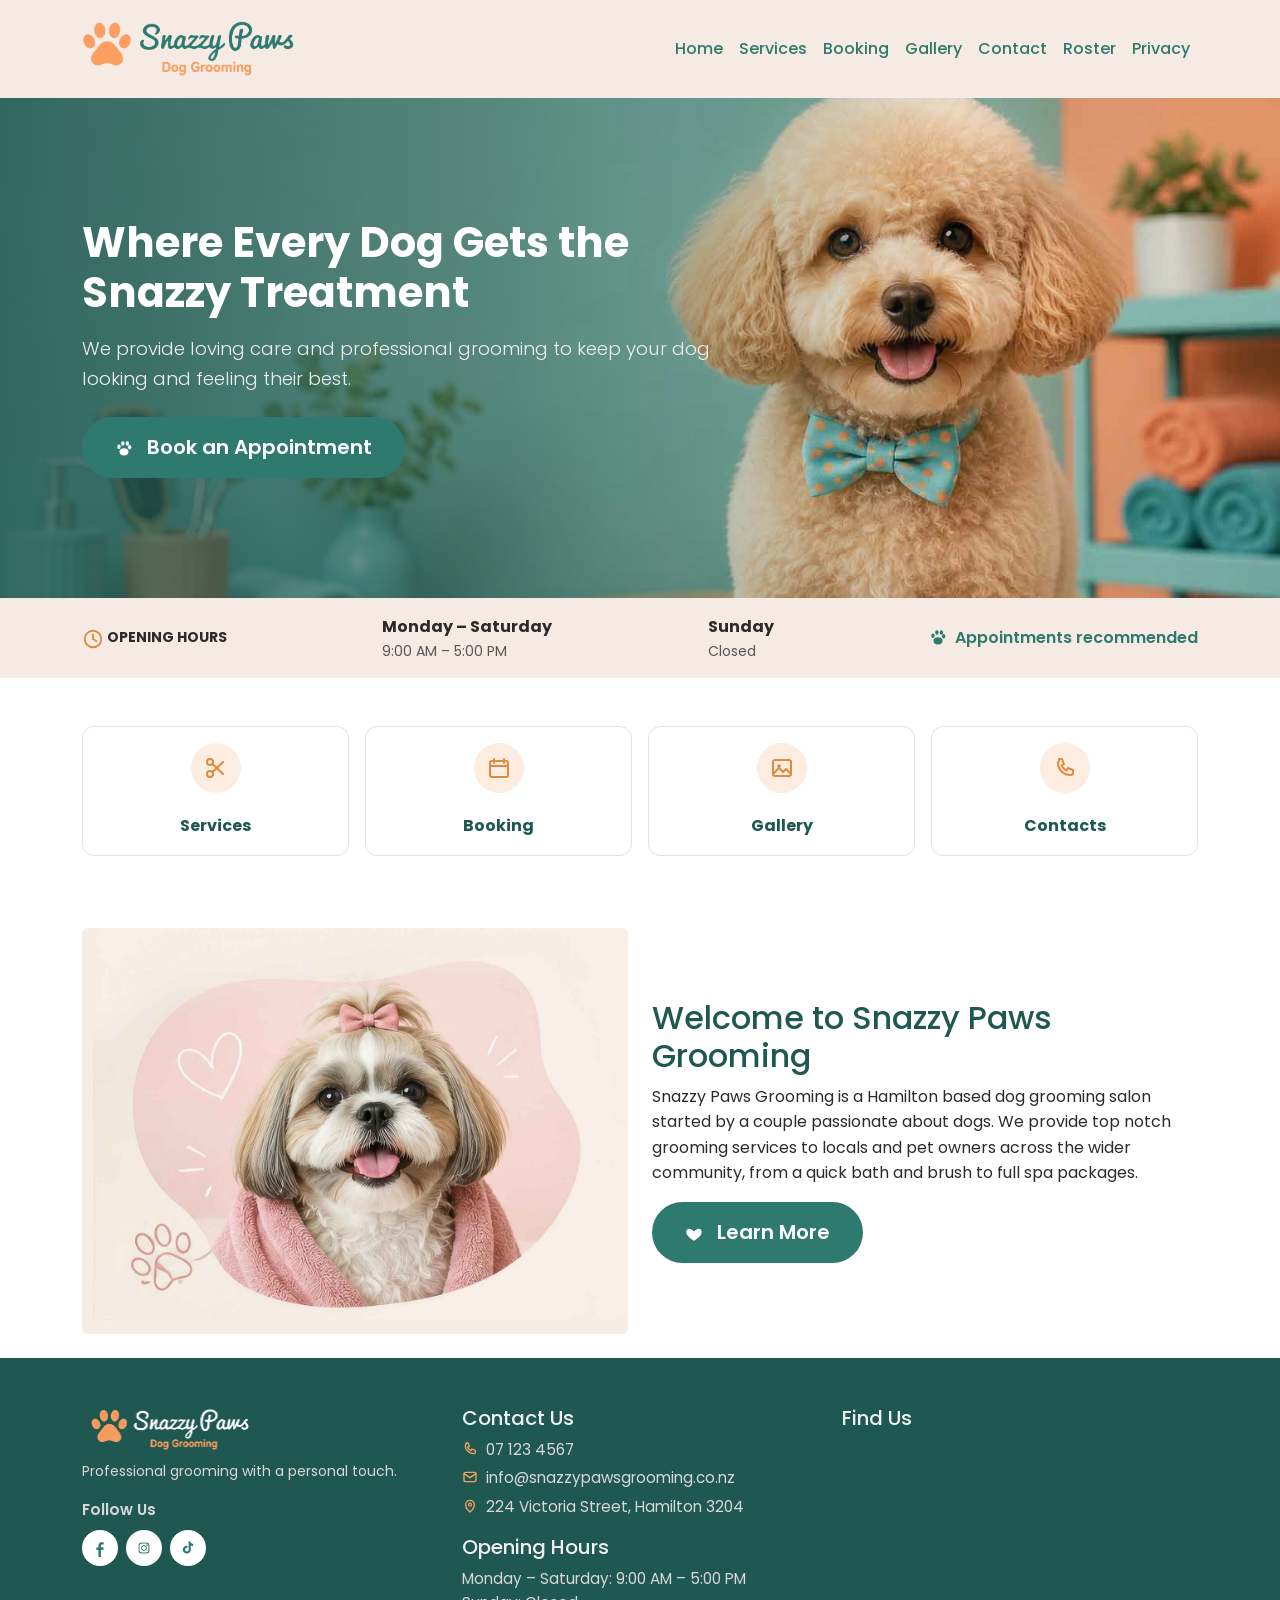
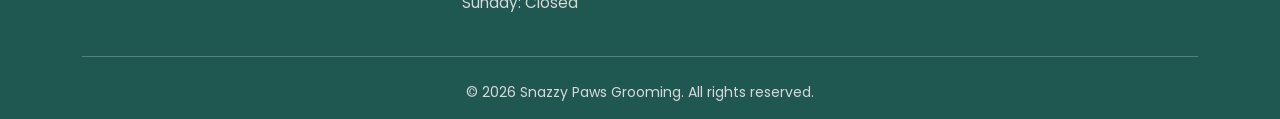
<file: index.html>
﻿<!DOCTYPE html>
<html lang="en">
	<head>
		<!-- ============================
                  Meta & Page Settings
             ============================ -->
		<meta charset="UTF-8">
			<meta name="viewport" content="width=device-width, initial-scale=1.0">
				<meta name="description" content="Snazzy Paws Grooming – professional dog grooming services in Hamilton.">
					<title>Snazzy Paws Grooming | Home</title>

					<!-- ============================
                              Fonts & Stylesheets
                         ============================ -->
					<link rel="preconnect" href="https://fonts.googleapis.com">
						<link href="https://fonts.googleapis.com/css2?family=Poppins:wght@400;500;600;700;800&display=swap" rel="stylesheet">

							<link rel="stylesheet" href="https://cdn.jsdelivr.net/npm/bootstrap@5.3.3/dist/css/bootstrap.min.css">
								<link rel="stylesheet" href="css/style.css">
</head>

	<body>

		<!-- ============================
                  Header & Navigation
             ============================ -->
		<header>
			<nav class="navbar navbar-expand-lg navbar-custom py-2">
				<div class="container">

					<!-- Logo -->
					<a class="navbar-brand" href="index.html">
						<img src="images/logo.png" alt="Snazzy Paws Grooming" class="logo-img">
                </a>

					<!-- Mobile Menu Toggle -->
					<button class="navbar-toggler" type="button" data-bs-toggle="collapse" data-bs-target="#mainNav"
							aria-controls="mainNav" aria-expanded="false" aria-label="Toggle navigation">
						<span class="navbar-toggler-icon"></span>
					</button>

					<!-- Navigation Links -->
					<div class="collapse navbar-collapse" id="mainNav">
						<ul class="navbar-nav ms-auto text-center">
							<li class="nav-item">
								<a class="nav-link active" aria-current="page" href="index.html">Home</a>
							</li>
							<li class="nav-item">
								<a class="nav-link" href="services.html">Services</a>
							</li>
							<li class="nav-item">
								<a class="nav-link" href="booking.html">Booking</a>
							</li>
							<li class="nav-item">
								<a class="nav-link" href="gallery.html">Gallery</a>
							</li>
							<li class="nav-item">
								<a class="nav-link" href="contact.html">Contact</a>
							</li>
							<li class="nav-item">
								<a class="nav-link" href="roster.html">Roster</a>
							</li>
							<li class="nav-item">
								<a class="nav-link" href="privacy.html">Privacy</a>
							</li>
						</ul>
					</div>

				</div>
			</nav>
		</header>

		<!-- ============================
                Hero Section
             ============================ -->
		<main>
			<section class="hero">
				<div class="container">
					<div class="col-lg-7">

						<!-- Hero Heading -->
						<h1 class="display-5 fw-bold mb-3">
							Where Every Dog Gets the Snazzy Treatment
						</h1>

						<!-- Hero Subtext -->
						<p class="lead mb-4">
							We provide loving care and professional grooming to keep your dog looking and feeling their best.
						</p>

						<!-- Call-to-Action Button -->
						<a href="booking.html" class="btn btn-lg rounded-pill">
							<svg class="btn-icon" viewBox="0 0 64 64" xmlns="http://www.w3.org/2000/svg" aria-hidden="true">
								<ellipse cx="32" cy="42" rx="16" ry="13"/>
								<ellipse cx="14" cy="24" rx="6" ry="8"/>
								<ellipse cx="28" cy="12" rx="6" ry="8"/>
								<ellipse cx="44" cy="12" rx="6" ry="8"/>
								<ellipse cx="52" cy="26" rx="6" ry="8"/>
							</svg>
							Book an Appointment
						</a>

					</div>
				</div>
			</section>


		<!-- ============================
                     Opening Hours 
             ============================ -->
		<section class="hours-strip py-3">
			<h2 class="visually-hidden">Opening Hours</h2>

			<div class="container d-flex flex-wrap align-items-center justify-content-center justify-content-md-between gap-3 text-center text-md-start">

				<!-- Hours Title -->
				<div class="fw-bold text-uppercase small">
					<svg class="hours-icon" width="20" height="20" viewBox="0 0 24 24" aria-hidden="true">
						<circle cx="12" cy="12" r="9" fill="none" stroke="currentColor" stroke-width="2"/>
						<line x1="12" y1="12" x2="12" y2="7" stroke="currentColor" stroke-width="2" stroke-linecap="round"/>
						<line x1="12" y1="12" x2="15.5" y2="14" stroke="currentColor" stroke-width="2" stroke-linecap="round"/>
					</svg>
					Opening Hours
				</div>

				<!-- Monday–Saturday -->
				<div class="d-flex flex-column">
					<strong>Monday &ndash; Saturday</strong>
					<span class="text-muted small">9:00 AM &ndash; 5:00 PM</span>
				</div>

				<!-- Sunday -->
				<div class="d-flex flex-column">
					<strong>Sunday</strong>
					<span class="text-muted small">Closed</span>
				</div>

				<!-- Appointment Note -->
				<div class="fw-semibold text-primary d-flex align-items-center gap-2">
					<svg width="18" height="18" viewBox="0 0 64 64" aria-hidden="true" fill="currentColor">
						<ellipse cx="32" cy="42" rx="16" ry="13"/>
						<ellipse cx="14" cy="24" rx="6" ry="8"/>
						<ellipse cx="28" cy="12" rx="6" ry="8"/>
						<ellipse cx="44" cy="12" rx="6" ry="8"/>
						<ellipse cx="52" cy="26" rx="6" ry="8"/>
					</svg>
					Appointments recommended
				</div>

			</div>
		</section>


		<!--====================
             Quick Links 
            ==================== -->
		<section class="quick-links py-5">
			<h2 class="visually-hidden">Quick Links</h2>

			<div class="container">
				<div class="row row-cols-2 row-cols-md-4 g-3 text-center">

					<!-- Services Card -->
					<div class="col">
						<a href="services.html" class="quick-link-card card border p-3 text-decoration-none h-100">
							<span class="qlc-icon d-flex align-items-center justify-content-center mx-auto mb-2">
								<svg width="22" height="22" viewBox="0 0 24 24" aria-hidden="true">
									<circle cx="6" cy="6" r="3" fill="none" stroke="currentColor" stroke-width="2"/>
									<circle cx="6" cy="18" r="3" fill="none" stroke="currentColor" stroke-width="2"/>
									<line x1="8.5" y1="8" x2="19" y2="18" stroke="currentColor" stroke-width="2" stroke-linecap="round"/>
									<line x1="8.5" y1="16" x2="19" y2="6" stroke="currentColor" stroke-width="2" stroke-linecap="round"/>
								</svg>
							</span>
							<span class="fw-bold">Services</span>
						</a>
					</div>

					<!-- Booking Card -->
					<div class="col">
						<a href="booking.html" class="quick-link-card card border p-3 text-decoration-none h-100">
							<span class="qlc-icon d-flex align-items-center justify-content-center mx-auto mb-2">
								<svg width="22" height="22" viewBox="0 0 24 24" aria-hidden="true">
									<rect x="3" y="5" width="18" height="16" rx="2" fill="none" stroke="currentColor" stroke-width="2"/>
									<line x1="3" y1="10" x2="21" y2="10" stroke="currentColor" stroke-width="2"/>
									<line x1="7" y1="3" x2="7" y2="7" stroke="currentColor" stroke-width="2" stroke-linecap="round"/>
									<line x1="17" y1="3" x2="17" y2="7" stroke="currentColor" stroke-width="2" stroke-linecap="round"/>
								</svg>
							</span>
							<span class="fw-bold">Booking</span>
						</a>
					</div>

					<!-- Gallery Card -->
					<div class="col">
						<a href="gallery.html" class="quick-link-card card border p-3 text-decoration-none h-100">
							<span class="qlc-icon d-flex align-items-center justify-content-center mx-auto mb-2">
								<svg width="22" height="22" viewBox="0 0 24 24" aria-hidden="true">
									<rect x="3" y="4" width="18" height="16" rx="2" fill="none" stroke="currentColor" stroke-width="2"/>
									<circle cx="9" cy="10" r="1.8" fill="currentColor"/>
									<path d="M4 17l5-5 4 4 3-3 4 4" fill="none" stroke="currentColor" stroke-width="2" stroke-linecap="round" stroke-linejoin="round"/>
								</svg>
							</span>
							<span class="fw-bold">Gallery</span>
						</a>
					</div>

					<!-- Contact Card -->
					<div class="col">
						<a href="contact.html" class="quick-link-card card border p-3 text-decoration-none h-100">
							<span class="qlc-icon d-flex align-items-center justify-content-center mx-auto mb-2">
								<svg width="22" height="22" viewBox="0 0 24 24" aria-hidden="true">
									<path d="M6 3h3l2 5-2.5 1.5a11 11 0 0 0 5 5L15 12l5 2v3a2 2 0 0 1-2 2C10.5 19 5 13.5 5 7a2 2 0 0 1 1-2z" fill="none" stroke="currentColor" stroke-width="2" stroke-linejoin="round"/>
								</svg>
							</span>
							<span class="fw-bold">Contacts</span>
						</a>
					</div>

				</div>
			</div>
		</section>


		<!--=======================
             Introduction 
          ======================== -->
		<section class="intro py-4">
			<div class="container">
				<div class="row align-items-center g-4">

					<!-- Intro Image -->
					<div class="col-md-6">
						<img src="images/Intro.jpg" alt="Happy freshly groomed dog relaxing after a grooming session at Snazzy Paws" class="img-fluid rounded">
                    </div>

					<!-- Intro Text -->
					<div class="col-md-6">
						<h2>Welcome to Snazzy Paws Grooming</h2>
						<p>
							Snazzy Paws Grooming is a Hamilton based dog grooming salon started by a couple
							passionate about dogs. We provide top notch grooming services to locals and pet
							owners across the wider community, from a quick bath and brush to full spa packages.
						</p>

						<!-- CTA Button -->
						<a href="gallery.html" class="btn btn-lg rounded-pill">
							<svg class="btn-icon" viewBox="0 0 24 24" aria-hidden="true">
								<path d="M12 21s-7-4.35-9.5-8.5C.7 9 2 5.5 5.3 5.1 7.4 4.85 9 6 12 8.5 15 6 16.6 4.85 18.7 5.1 22 5.5 23.3 9 21.5 12.5 19 16.65 12 21 12 21z" fill="currentColor"/>
							</svg>
							Learn More
						</a>
					</div>

				</div>
			</div>
		</section>
	</main>

		<!-- =================================
                 Mobile Map (Small Screens)
             ================================= -->
		<section class="mobile-map d-lg-none py-4">
			<h2 class="visually-hidden">Find Us</h2>

			<div class="container">
				<div class="ratio ratio-16x9 rounded overflow-hidden">
					<iframe
                        src="https://maps.google.com/maps?q=224%20Victoria%20Street%2C%20Hamilton%2C%20New%20Zealand&t=&z=14&ie=UTF8&iwloc=&output=embed"
                        loading="lazy"
                        title="Snazzy Paws Grooming location map"
                        allowfullscreen="">
					</iframe>
				</div>
			</div>
		</section>


		<!-- ============================
                       Footer
             ============================ -->
		<footer class="pt-5 pb-3">
			<div class="container">
				<div class="row gy-4">

					<!-- Brand + Social -->
					<div class="col-md-4">
						<img src="images/logo1.png" alt="Snazzy Paws Grooming" class="footer-logo-img mb-2">
							<p class="small">Professional grooming with a personal touch.</p>
							<p class="fw-semibold mb-2">Follow Us</p>
							<div class="social-links d-flex gap-2">
								<a href="#" aria-label="Facebook">
									<img src="images/FB.png" alt="Facebook" width="18">
								</a>
								<a href="#" aria-label="Instagram">
									<img src="images/Insta.png" alt="Instagram" width="18">
								</a>
								<a href="#" aria-label="TikTok">
									<img src="images/TikTok.png" alt="TikTok" width="18">
								</a>
							</div>
						</div>

					<!-- Contact Info -->
					<div class="col-md-4">
						<h3 class="h5">Contact Us</h3>
						<p class="footer-contact-item d-flex align-items-start gap-2 mb-1">
							<svg class="footer-icon" width="16" height="16" viewBox="0 0 24 24" xmlns="http://www.w3.org/2000/svg" aria-hidden="true">
								<path d="M6 3h3l2 5-2.5 1.5a11 11 0 0 0 5 5L15 12l5 2v3a2 2 0 0 1-2 2C10.5 19 5 13.5 5 7a2 2 0 0 1 1-2z" fill="none" stroke="currentColor" stroke-width="2" stroke-linejoin="round"/>
							</svg>
							07 123 4567
						</p>
						<p class="footer-contact-item d-flex align-items-start gap-2 mb-1">
							<svg class="footer-icon" width="16" height="16" viewBox="0 0 24 24" xmlns="http://www.w3.org/2000/svg" aria-hidden="true">
								<rect x="3" y="5" width="18" height="14" rx="2" fill="none" stroke="currentColor" stroke-width="2"/>
								<path d="M3 7l9 6 9-6" fill="none" stroke="currentColor" stroke-width="2" stroke-linecap="round" stroke-linejoin="round"/>
							</svg>
							info@snazzypawsgrooming.co.nz
						</p>
						<p class="footer-contact-item d-flex align-items-start gap-2">
							<svg class="footer-icon" width="16" height="16" viewBox="0 0 24 24" xmlns="http://www.w3.org/2000/svg" aria-hidden="true">
								<path d="M12 21s-6.5-5.6-6.5-11A6.5 6.5 0 0 1 12 3.5 6.5 6.5 0 0 1 18.5 10c0 5.4-6.5 11-6.5 11z" fill="none" stroke="currentColor" stroke-width="2" stroke-linejoin="round"/>
								<circle cx="12" cy="10" r="2.2" fill="none" stroke="currentColor" stroke-width="2"/>
							</svg>
							224 Victoria Street, Hamilton 3204
						</p>
						<h3 class="h5 mt-3">Opening Hours</h3>
						<p class="mb-0">Monday &ndash; Saturday: 9:00 AM &ndash; 5:00 PM</p>
						<p>Sunday: Closed</p>
					</div>

					<!-- Map -->
					<div class="col-md-4">
						<h3 class="h5">Find Us</h3>
						<iframe
							class="map-embed"
							src="https://maps.google.com/maps?q=224%20Victoria%20Street%2C%20Hamilton%2C%20New%20Zealand&t=&z=13&ie=UTF8&iwloc=&output=embed"
							loading="lazy"
							title="Snazzy Paws Grooming location map"
							allowfullscreen="">
						</iframe>
					</div>

				</div>

				<hr class="border-light my-4">
					<p class="small mb-0 text-center">&copy; 2026 Snazzy Paws Grooming. All rights reserved.</p>
				</div>
		</footer>

		<script src="https://cdn.jsdelivr.net/npm/bootstrap@5.3.3/dist/js/bootstrap.bundle.min.js"></script>
	</body>
</html>
</file>
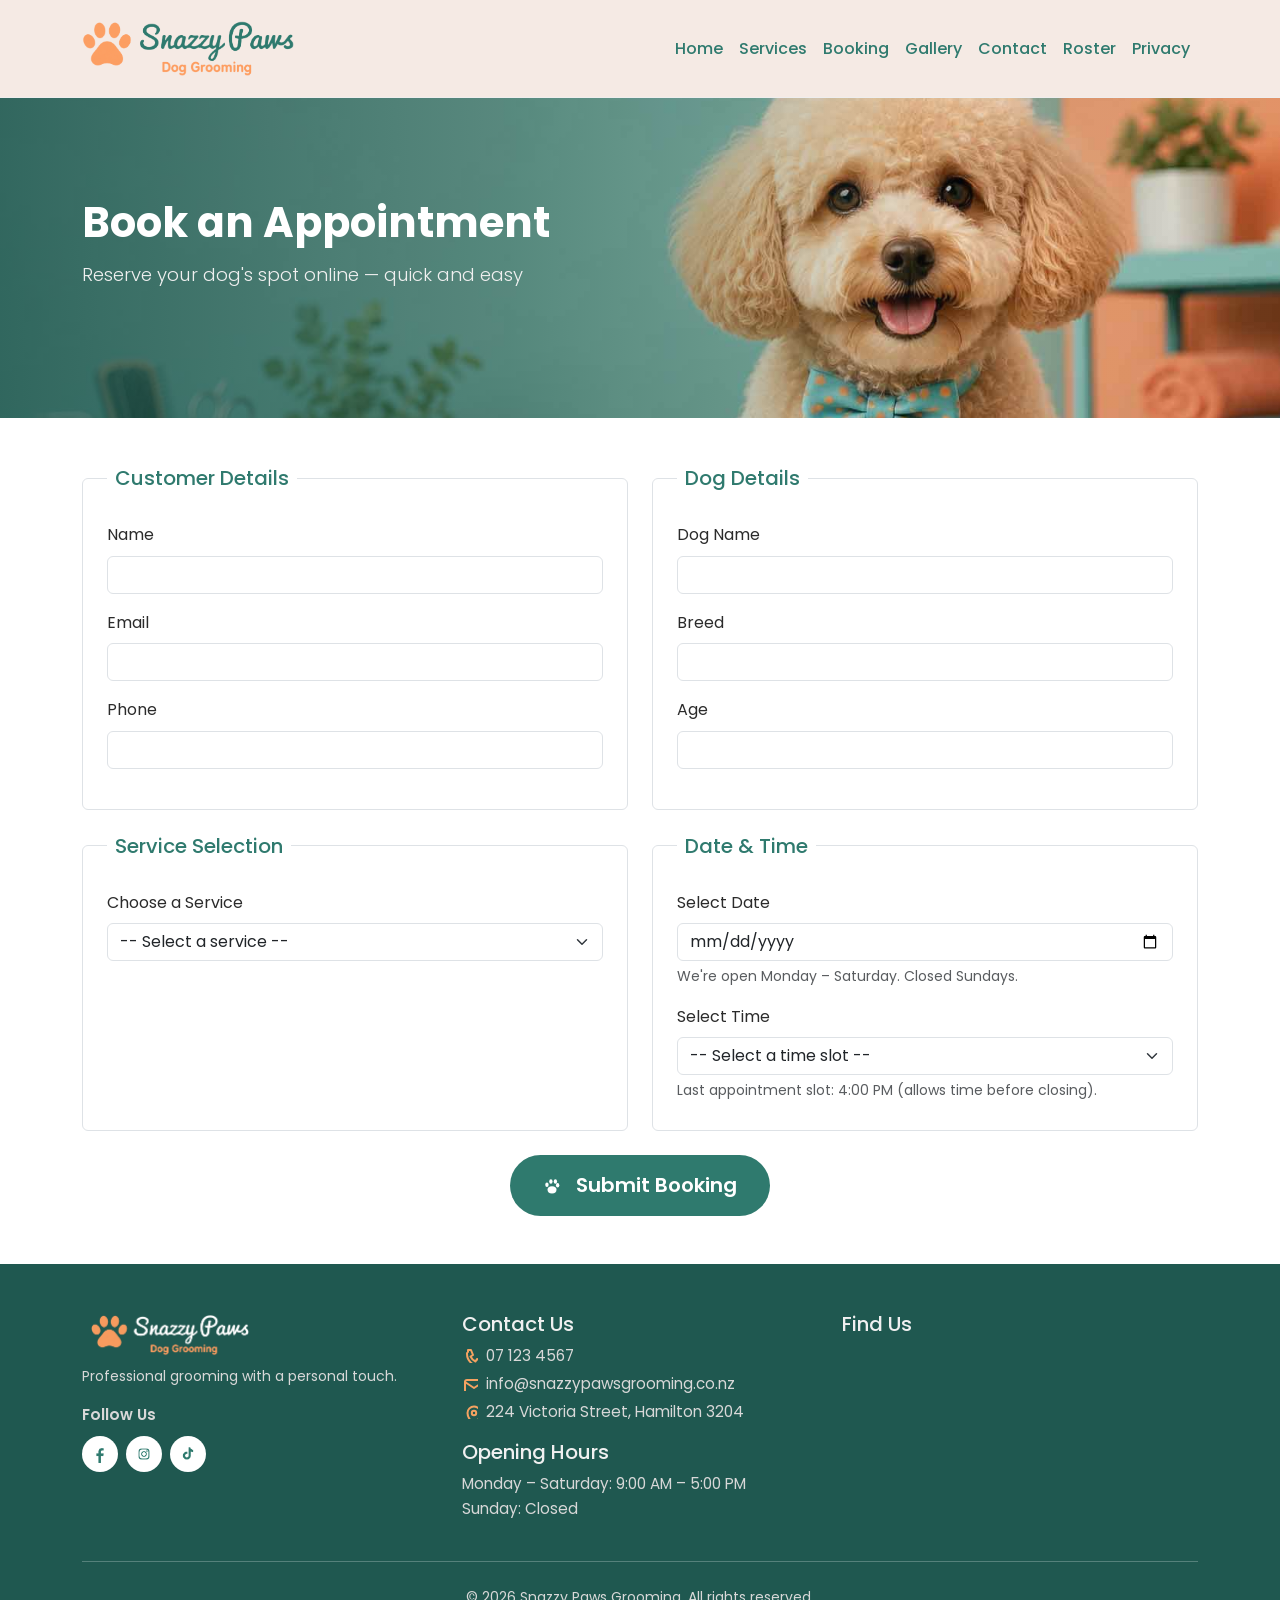
<file: booking.html>
﻿<!DOCTYPE html>
<html lang="en">
	<head>
		<!-- ============================
                 Meta & Page Settings
             ============================ -->
		<meta charset="UTF-8">
			<meta name="viewport" content="width=device-width, initial-scale=1.0">
				<meta name="description" content="Snazzy Paws Grooming – professional dog grooming services in Hamilton.">
					<title>Snazzy Paws Grooming | Booking</title>

					<!-- ============================
                             Fonts & Stylesheets
                         ============================ -->
					<link rel="preconnect" href="https://fonts.googleapis.com">
						<link href="https://fonts.googleapis.com/css2?family=Poppins:wght@400;500;600;700;800&display=swap" rel="stylesheet">

							<link rel="stylesheet" href="https://cdn.jsdelivr.net/npm/bootstrap@5.3.3/dist/css/bootstrap.min.css">
								<link rel="stylesheet" href="css/style.css">
</head>

	<body>

		<!-- ============================
                Header & Navigation
             ============================ -->
		<header>
			<nav class="navbar navbar-expand-lg navbar-custom py-2">
				<div class="container">

					<!-- Logo -->
					<a class="navbar-brand" href="index.html">
						<img src="images/logo.png" alt="Snazzy Paws Grooming" class="logo-img">
                </a>

					<!-- Mobile Toggle -->
					<button class="navbar-toggler" type="button" data-bs-toggle="collapse" data-bs-target="#mainNav"
							aria-controls="mainNav" aria-expanded="false" aria-label="Toggle navigation">
						<span class="navbar-toggler-icon"></span>
					</button>

					<!-- Navigation Links -->
					<div class="collapse navbar-collapse" id="mainNav">
						<ul class="navbar-nav ms-auto text-center">
							<li class="nav-item">
								<a class="nav-link" href="index.html">Home</a>
							</li>
							<li class="nav-item">
								<a class="nav-link" href="services.html">Services</a>
							</li>
							<li class="nav-item">
								<a class="nav-link active" aria-current="page" href="booking.html">Booking</a>
							</li>
							<li class="nav-item">
								<a class="nav-link" href="gallery.html">Gallery</a>
							</li>
							<li class="nav-item">
								<a class="nav-link" href="contact.html">Contact</a>
							</li>
							<li class="nav-item">
								<a class="nav-link" href="roster.html">Roster</a>
							</li>
							<li class="nav-item">
								<a class="nav-link" href="privacy.html">Privacy</a>
							</li>
						</ul>
					</div>

				</div>
			</nav>
		</header>


		<!-- ============================
                 Hero Section (Compact)
             ============================ -->
		<main>
			<section class="hero hero-compact py-5">
				<div class="container">
					<h1 class="fw-bold">Book an Appointment</h1>
					<p class="lead">Reserve your dog's spot online &mdash; quick and easy</p>
				</div>
			</section>


			<!-- ============================
                     Booking Form Section
                 ============================ -->
			<section class="booking-section py-5">
				<div class="container">

					<h2 class="visually-hidden">Booking Form</h2>

					<form class="booking-form" action="#" method="post">
						<div class="row g-4">

							<!-- ============================
                                      Customer Details
                                 ============================ -->
							<div class="col-md-6">
								<fieldset class="border rounded p-4 h-100">
									<legend class="float-none w-auto px-2 h5 text-primary">Customer Details</legend>

									<div class="mb-3">
										<label for="owner-name" class="form-label">Name</label>
										<input type="text" class="form-control" id="owner-name" name="owner-name" required="">
                                </div>

									<div class="mb-3">
										<label for="owner-email" class="form-label">Email</label>
										<input type="email" class="form-control" id="owner-email" name="owner-email" required="">
                                </div>

									<div class="mb-3">
										<label for="owner-phone" class="form-label">Phone</label>
										<input type="tel" class="form-control" id="owner-phone" name="owner-phone">
                                </div>
								</fieldset>
							</div>


							<!-- ============================
                                       Dog Details
                                 ============================ -->
							<div class="col-md-6">
								<fieldset class="border rounded p-4 h-100">
									<legend class="float-none w-auto px-2 h5 text-primary">Dog Details</legend>

									<div class="mb-3">
										<label for="dog-name" class="form-label">Dog Name</label>
										<input type="text" class="form-control" id="dog-name" name="dog-name" required="">
                                </div>

									<div class="mb-3">
										<label for="dog-breed" class="form-label">Breed</label>
										<input type="text" class="form-control" id="dog-breed" name="dog-breed" required="">
                                </div>

									<div class="mb-3">
										<label for="dog-age" class="form-label">Age</label>
										<input type="number" class="form-control" id="dog-age" name="dog-age" min="0" max="30" required="">
                                </div>
								</fieldset>
							</div>

							<!-- ============================
                                      Service Selection
                                 ============================ -->
							<div class="col-md-6">
								<fieldset class="border rounded p-4 h-100">
									<legend class="float-none w-auto px-2 h5 text-primary">Service Selection</legend>

									<label for="service-select" class="form-label">Choose a Service</label>

									<select id="service-select" name="service-select" class="form-select" required="">
										<option value="">-- Select a service --</option>

										<optgroup label="Basic Services">
											<option value="bath-brush">Bath &amp; Brush</option>
											<option value="haircut">Haircut</option>
											<option value="nail-trim">Nail Trim</option>
											<option value="ear-cleaning">Ear Cleaning</option>
											<option value="teeth-brushing">Teeth Brushing</option>
										</optgroup>

										<optgroup label="Packages">
											<option value="full-grooming">Full Grooming Package</option>
											<option value="spa">Spa Package</option>
											<option value="puppy">Puppy Package</option>
											<option value="senior">Senior Dog Package</option>
										</optgroup>

										<optgroup label="Specialized Treatments">
											<option value="de-shedding">De-Shedding Treatment</option>
											<option value="flea-tick">Flea &amp; Tick Treatment</option>
											<option value="express">Express Service</option>
											<option value="medicated-bath">Medicated Bath</option>
											<option value="special-breed">Special-Breed Cuts</option>
										</optgroup>

										<option value="other">Other / Not Sure</option>
									</select>
								</fieldset>
							</div>


							<!-- ============================
                                     Date & Time Selection
                                 ============================ -->
							<div class="col-md-6">
								<fieldset class="border rounded p-4 h-100">
									<legend class="float-none w-auto px-2 h5 text-primary">Date &amp; Time</legend>

									<!-- Date -->
									<div class="mb-3">
										<label for="booking-date" class="form-label">Select Date</label>
										<input type="date" class="form-control" id="booking-date" name="booking-date" required="">
											<div class="form-text">We're open Monday &ndash; Saturday. Closed Sundays.</div>
										</div>

									<!-- Time -->
									<div class="mb-1">
										<label for="booking-time" class="form-label">Select Time</label>

										<select id="booking-time" name="booking-time" class="form-select" required="">
											<option value="">-- Select a time slot --</option>
											<option value="09:00">9:00 AM</option>
											<option value="09:30">9:30 AM</option>
											<option value="10:00">10:00 AM</option>
											<option value="10:30">10:30 AM</option>
											<option value="11:00">11:00 AM</option>
											<option value="11:30">11:30 AM</option>
											<option value="12:00">12:00 PM</option>
											<option value="12:30">12:30 PM</option>
											<option value="13:00">1:00 PM</option>
											<option value="13:30">1:30 PM</option>
											<option value="14:00">2:00 PM</option>
											<option value="14:30">2:30 PM</option>
											<option value="15:00">3:00 PM</option>
											<option value="15:30">3:30 PM</option>
											<option value="16:00">4:00 PM</option>
										</select>

										<div class="form-text">
											Last appointment slot: 4:00 PM (allows time before closing).
										</div>
									</div>
								</fieldset>
							</div>
						</div>


						<!-- ============================
                                   Submit Button
                             ============================ -->
						<div class="text-center mt-4">
							<a href="#confirmation" class="btn btn-lg rounded-pill" role="button">
								<svg class="btn-icon" viewBox="0 0 64 64" aria-hidden="true">
									<ellipse cx="32" cy="42" rx="16" ry="13"/>
									<ellipse cx="14" cy="24" rx="6" ry="8"/>
									<ellipse cx="28" cy="12" rx="6" ry="8"/>
									<ellipse cx="44" cy="12" rx="6" ry="8"/>
									<ellipse cx="52" cy="26" rx="6" ry="8"/>
								</svg>
								Submit Booking
							</a>
						</div>
					</form>


					<!-- ============================
                             Confirmation Message
                         ============================ -->
					<div id="confirmation" class="confirmation-message text-center rounded p-4 mt-4">
						<svg class="confirmation-icon" viewBox="0 0 24 24" aria-hidden="true">
							<circle cx="12" cy="12" r="10" fill="none" stroke="currentColor" stroke-width="2"/>
							<path d="M7 12l3 3 7-7" fill="none" stroke="currentColor" stroke-width="2"
								  stroke-linecap="round" stroke-linejoin="round"/>
						</svg>

						<h2>Thank you!</h2>
						<p>Your booking request has been received. We'll contact you shortly to confirm your appointment.</p>
					</div>

				</div>
			</section>
		</main>


		<!-- ============================
                   Footer
             ============================ -->
		<footer class="pt-5 pb-3">
			<div class="container">

				<div class="row gy-4">

					<!-- Logo & Social -->
					<div class="col-md-4">
						<img src="images/logo1.png" alt="Snazzy Paws Grooming" class="footer-logo-img mb-2">

							<p class="small">Professional grooming with a personal touch.</p>

							<p class="fw-semibold mb-2">Follow Us</p>

							<div class="social-links d-flex gap-2">
								<a href="#" aria-label="Facebook">
									<img src="images/FB.png" alt="Facebook" width="18">
                        </a>
								<a href="#" aria-label="Instagram">
									<img src="images/Insta.png" alt="Instagram" width="18">
                        </a>
								<a href="#" aria-label="TikTok">
									<img src="images/TikTok.png" alt="TikTok" width="18">
                        </a>
							</div>
						</div>

					<!-- Contact Info -->
					<div class="col-md-4">
						<h3 class="h5">Contact Us</h3>

						<p class="footer-contact-item d-flex align-items-start gap-2 mb-1">
							<svg class="footer-icon" width="16" height="16" aria-hidden="true">
								<path d="M6 3h3l2 5-2.5 1.5a11 11 0 0 0 5 5L15 12l5 2v3a2 2 0 0 1-2 2C10.5 19 5 13.5 5 7a2 2 0 0 1 1-2z"
									  fill="none" stroke="currentColor" stroke-width="2" stroke-linejoin="round"/>
							</svg>
							07 123 4567
						</p>

						<p class="footer-contact-item d-flex align-items-start gap-2 mb-1">
							<svg class="footer-icon" width="16" height="16" aria-hidden="true">
								<rect x="3" y="5" width="18" height="14" rx="2"
									  fill="none" stroke="currentColor" stroke-width="2"/>
								<path d="M3 7l9 6 9-6"
									  fill="none" stroke="currentColor" stroke-width="2"
									  stroke-linecap="round" stroke-linejoin="round"/>
							</svg>
							info@snazzypawsgrooming.co.nz
						</p>

						<p class="footer-contact-item d-flex align-items-start gap-2">
							<svg class="footer-icon" width="16" height="16" aria-hidden="true">
								<path d="M12 21s-6.5-5.6-6.5-11A6.5 6.5 0 0 1 12 3.5 6.5 6.5 0 0 1 18.5 10c0 5.4-6.5 11-6.5 11z"
									  fill="none" stroke="currentColor" stroke-width="2" stroke-linejoin="round"/>
								<circle cx="12" cy="10" r="2.2"
										fill="none" stroke="currentColor" stroke-width="2"/>
							</svg>
							224 Victoria Street, Hamilton 3204
						</p>

						<h3 class="h5 mt-3">Opening Hours</h3>
						<p class="mb-0">Monday &ndash; Saturday: 9:00 AM &ndash; 5:00 PM</p>
						<p>Sunday: Closed</p>
					</div>

					<!-- Map -->
					<div class="col-md-4">
						<h3 class="h5">Find Us</h3>

						<iframe
							class="map-embed"
							src="https://maps.google.com/maps?q=224%20Victoria%20Street%2C%20Hamilton%2C%20New%20Zealand&t=&z=13&ie=UTF8&iwloc=&output=embed"
							loading="lazy"
							title="Snazzy Paws Grooming location map"
							allowfullscreen="">
						</iframe>
					</div>

				</div>

				<hr class="border-light my-4">

					<p class="small mb-0 text-center">
						&copy; 2026 Snazzy Paws Grooming. All rights reserved.
					</p>

				</div>
		</footer>

		<script src="https://cdn.jsdelivr.net/npm/bootstrap@5.3.3/dist/js/bootstrap.bundle.min.js"></script>
	</body>
</html>
</file>
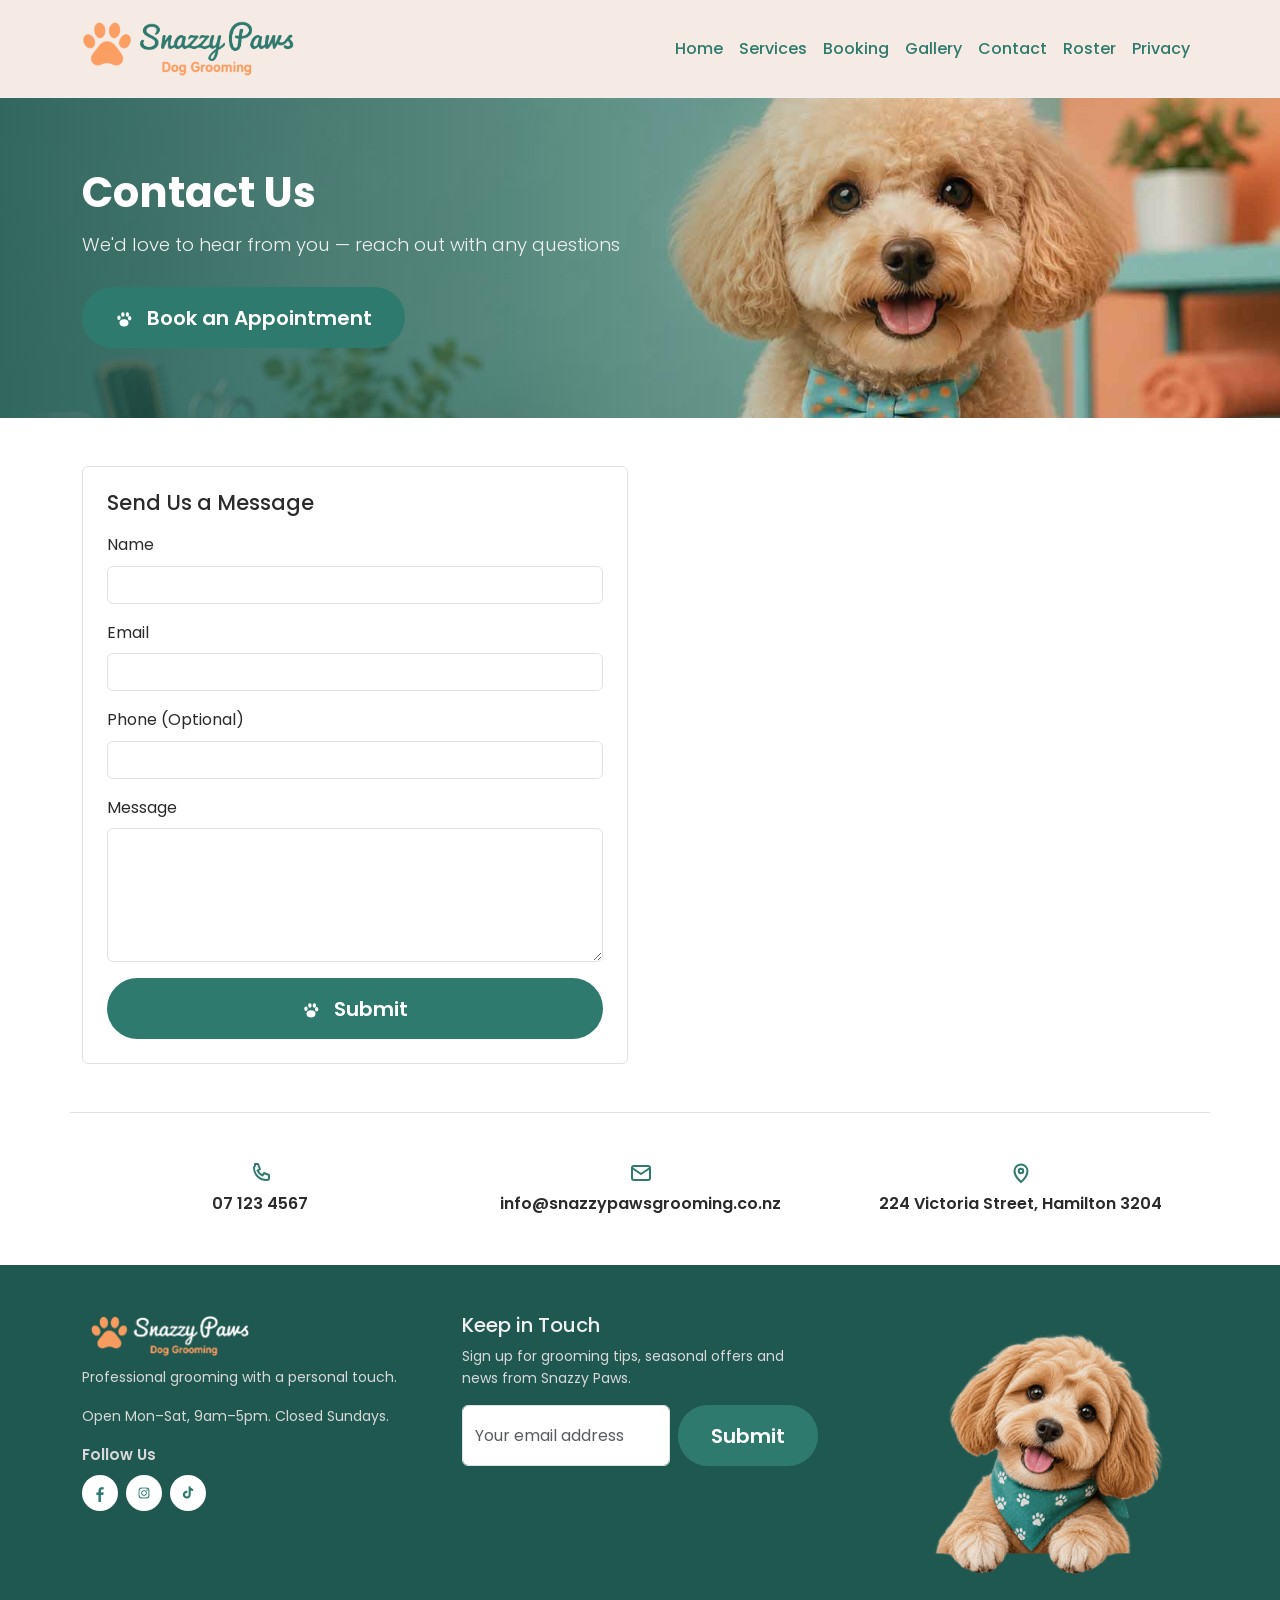
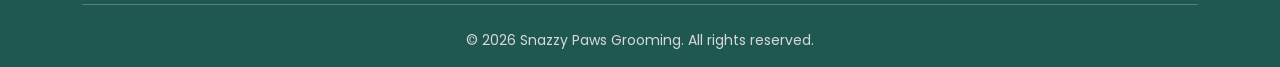
<file: contact.html>
﻿<!DOCTYPE html>
<html lang="en">
	<head>
		<!-- ============================
                 Meta & Page Settings
             ============================ -->
		<meta charset="UTF-8">
			<meta name="viewport" content="width=device-width, initial-scale=1.0">
				<meta name="description"
					  content="Get in touch with Snazzy Paws Grooming in Hamilton. Find our location, opening hours and send us a message.">
					<title>Snazzy Paws Grooming | Contact</title>

					<!-- ============================
                              Fonts & Stylesheets
                         ============================ -->
					<link rel="preconnect" href="https://fonts.googleapis.com">
						<link href="https://fonts.googleapis.com/css2?family=Poppins:wght@400;500;600;700;800&display=swap" rel="stylesheet">

							<link rel="stylesheet" href="https://cdn.jsdelivr.net/npm/bootstrap@5.3.3/dist/css/bootstrap.min.css">
								<link rel="stylesheet" href="css/style.css">
</head>

	<body>

		<!-- ============================
                   Header & Navigation
             ============================ -->
		<header>
			<nav class="navbar navbar-expand-lg navbar-custom py-2">
				<div class="container">

					<!-- Logo -->
					<a class="navbar-brand" href="index.html">
						<img src="images/logo.png" alt="Snazzy Paws Grooming" class="logo-img">
                </a>

					<!-- Mobile Toggle -->
					<button class="navbar-toggler" type="button" data-bs-toggle="collapse" data-bs-target="#mainNav"
							aria-controls="mainNav" aria-expanded="false" aria-label="Toggle navigation">
						<span class="navbar-toggler-icon"></span>
					</button>

					<!-- Navigation Links -->
					<div class="collapse navbar-collapse" id="mainNav">
						<ul class="navbar-nav ms-auto text-center">
							<li class="nav-item">
								<a class="nav-link" href="index.html">Home</a>
							</li>
							<li class="nav-item">
								<a class="nav-link" href="services.html">Services</a>
							</li>
							<li class="nav-item">
								<a class="nav-link" href="booking.html">Booking</a>
							</li>
							<li class="nav-item">
								<a class="nav-link" href="gallery.html">Gallery</a>
							</li>
							<li class="nav-item">
								<a class="nav-link active" aria-current="page" href="contact.html">Contact</a>
							</li>
							<li class="nav-item">
								<a class="nav-link" href="roster.html">Roster</a>
							</li>
							<li class="nav-item">
								<a class="nav-link" href="privacy.html">Privacy</a>
							</li>
						</ul>
					</div>

				</div>
			</nav>
		</header>


		<!-- ============================
               Hero Section (Compact)
             ============================ -->
		<main>
			<section class="hero hero-compact py-5">
				<div class="container">

					<h1 class="fw-bold">Contact Us</h1>

					<p class="lead">
						We'd love to hear from you &mdash; reach out with any questions
					</p>

					<!-- CTA Button -->
					<a href="booking.html" class="btn btn-lg rounded-pill">
						<svg class="btn-icon" viewBox="0 0 64 64" aria-hidden="true">
							<ellipse cx="32" cy="42" rx="16" ry="13"/>
							<ellipse cx="14" cy="24" rx="6" ry="8"/>
							<ellipse cx="28" cy="12" rx="6" ry="8"/>
							<ellipse cx="44" cy="12" rx="6" ry="8"/>
							<ellipse cx="52" cy="26" rx="6" ry="8"/>
						</svg>
						Book an Appointment
					</a>

				</div>
			</section>


			<!-- ============================
                      Contact Form & Map
                 ============================ -->
			<section class="contact-section py-5">
				<div class="container">

					<div class="row g-4 align-items-stretch">

						<!-- Contact Form -->
						<div class="col-lg-6">
							<div class="contact-form border rounded p-4 h-100">

								<h2 class="h4 mb-3">Send Us a Message</h2>

								<form action="#" method="post">

									<div class="mb-3">
										<label for="contact-name" class="form-label">Name</label>
										<input type="text" class="form-control" id="contact-name" name="contact-name" required="">
                                </div>

									<div class="mb-3">
										<label for="contact-email" class="form-label">Email</label>
										<input type="email" class="form-control" id="contact-email" name="contact-email" required="">
                                </div>

									<div class="mb-3">
										<label for="contact-phone" class="form-label">Phone (Optional)</label>
										<input type="tel" class="form-control" id="contact-phone" name="contact-phone">
                                </div>

									<div class="mb-3">
										<label for="contact-message" class="form-label">Message</label>
										<textarea class="form-control" id="contact-message" name="contact-message"
												  rows="5" required=""></textarea>
									</div>

									<button type="submit" class="btn btn-lg rounded-pill w-100">
										<svg class="btn-icon" viewBox="0 0 64 64" aria-hidden="true">
											<ellipse cx="32" cy="42" rx="16" ry="13"/>
											<ellipse cx="14" cy="24" rx="6" ry="8"/>
											<ellipse cx="28" cy="12" rx="6" ry="8"/>
											<ellipse cx="44" cy="12" rx="6" ry="8"/>
											<ellipse cx="52" cy="26" rx="6" ry="8"/>
										</svg>
										Submit
									</button>

								</form>

							</div>
						</div>

						<!-- Map -->
						<div class="col-lg-6">
							<div class="contact-map-large ratio ratio-1x1 rounded overflow-hidden h-100">
								<iframe
									src="https://maps.google.com/maps?q=224%20Victoria%20Street%2C%20Hamilton%2C%20New%20Zealand&t=&z=15&ie=UTF8&iwloc=&output=embed"
									loading="lazy"
									title="Snazzy Paws Grooming location map"
									allowfullscreen="">
								</iframe>
							</div>
						</div>

					</div>


					<!-- ============================
                             Contact Info Icons
                         ============================ -->
					<div class="row text-center mt-5 pt-4 border-top g-4">

						<!-- Phone -->
						<div class="col-md-4">
							<svg width="22" height="22" class="text-primary mb-2" aria-hidden="true">
								<path d="M6 3h3l2 5-2.5 1.5a11 11 0 0 0 5 5L15 12l5 2v3a2 2 0 0 1-2 2C10.5 19 5 13.5 5 7a2 2 0 0 1 1-2z"
									  fill="none" stroke="currentColor" stroke-width="2" stroke-linejoin="round"/>
							</svg>
							<p class="fw-semibold mb-0">07 123 4567</p>
						</div>

						<!-- Email -->
						<div class="col-md-4">
							<svg width="22" height="22" class="text-primary mb-2" aria-hidden="true">
								<rect x="3" y="5" width="18" height="14" rx="2"
									  fill="none" stroke="currentColor" stroke-width="2"/>
								<path d="M3 7l9 6 9-6"
									  fill="none" stroke="currentColor" stroke-width="2"
									  stroke-linecap="round" stroke-linejoin="round"/>
							</svg>
							<p class="fw-semibold mb-0">info@snazzypawsgrooming.co.nz</p>
						</div>

						<!-- Address -->
						<div class="col-md-4">
							<svg width="22" height="22" class="text-primary mb-2" aria-hidden="true">
								<path d="M12 21s-6.5-5.6-6.5-11A6.5 6.5 0 0 1 12 3.5 6.5 6.5 0 0 1 18.5 10c0 5.4-6.5 11-6.5 11z"
									  fill="none" stroke="currentColor" stroke-width="2" stroke-linejoin="round"/>
								<circle cx="12" cy="10" r="2.2"
										fill="none" stroke="currentColor" stroke-width="2"/>
							</svg>
							<p class="fw-semibold mb-0">224 Victoria Street, Hamilton 3204</p>
						</div>

					</div>

				</div>
			</section>
		</main>


		<!-- ============================
                       Footer
             ============================ -->
		<footer class="pt-5 pb-3">
			<div class="container">

				<div class="row gy-4">

					<!-- Logo & Social -->
					<div class="col-md-4">
						<img src="images/logo1.png" alt="Snazzy Paws Grooming" class="footer-logo-img mb-2">

							<p class="small">Professional grooming with a personal touch.</p>
							<p class="small">Open Mon&ndash;Sat, 9am&ndash;5pm. Closed Sundays.</p>

							<p class="fw-semibold mb-2">Follow Us</p>

							<div class="social-links d-flex gap-2">
								<a href="#" aria-label="Facebook">
									<img src="images/FB.png" alt="Facebook" width="18">
								</a>
								<a href="#" aria-label="Instagram">
									<img src="images/Insta.png" alt="Instagram" width="18">
								</a>
								<a href="#" aria-label="TikTok">
									<img src="images/TikTok.png" alt="TikTok" width="18">
								</a>
							</div>
						</div>

					<!-- Newsletter -->
					<div class="col-md-4">
						<h3 class="h5">Keep in Touch</h3>
						<p class="small">Sign up for grooming tips, seasonal offers and news from Snazzy Paws.</p>

						<form class="d-flex gap-2" action="#" method="post">
							<label for="newsletter-email" class="visually-hidden">Email address</label>
							<input type="email" class="form-control" id="newsletter-email"
								   name="newsletter-email" placeholder="Your email address" required="">
								<button type="submit" class="btn btn-lg flex-shrink-0">Submit</button>
							</form>
					</div>

					<!-- Image -->
					<div class="col-md-4">
						<img src="images/footer-puppy.png"
							 alt="A happy, freshly groomed puppy"
							 class="img-fluid rounded">
						</div>

				</div>

				<hr class="border-light my-4">

					<p class="small mb-0 text-center">
						&copy; 2026 Snazzy Paws Grooming. All rights reserved.
					</p>

				</div>
		</footer>

		<script src="https://cdn.jsdelivr.net/npm/bootstrap@5.3.3/dist/js/bootstrap.bundle.min.js"></script>
	</body>
</html>
</file>
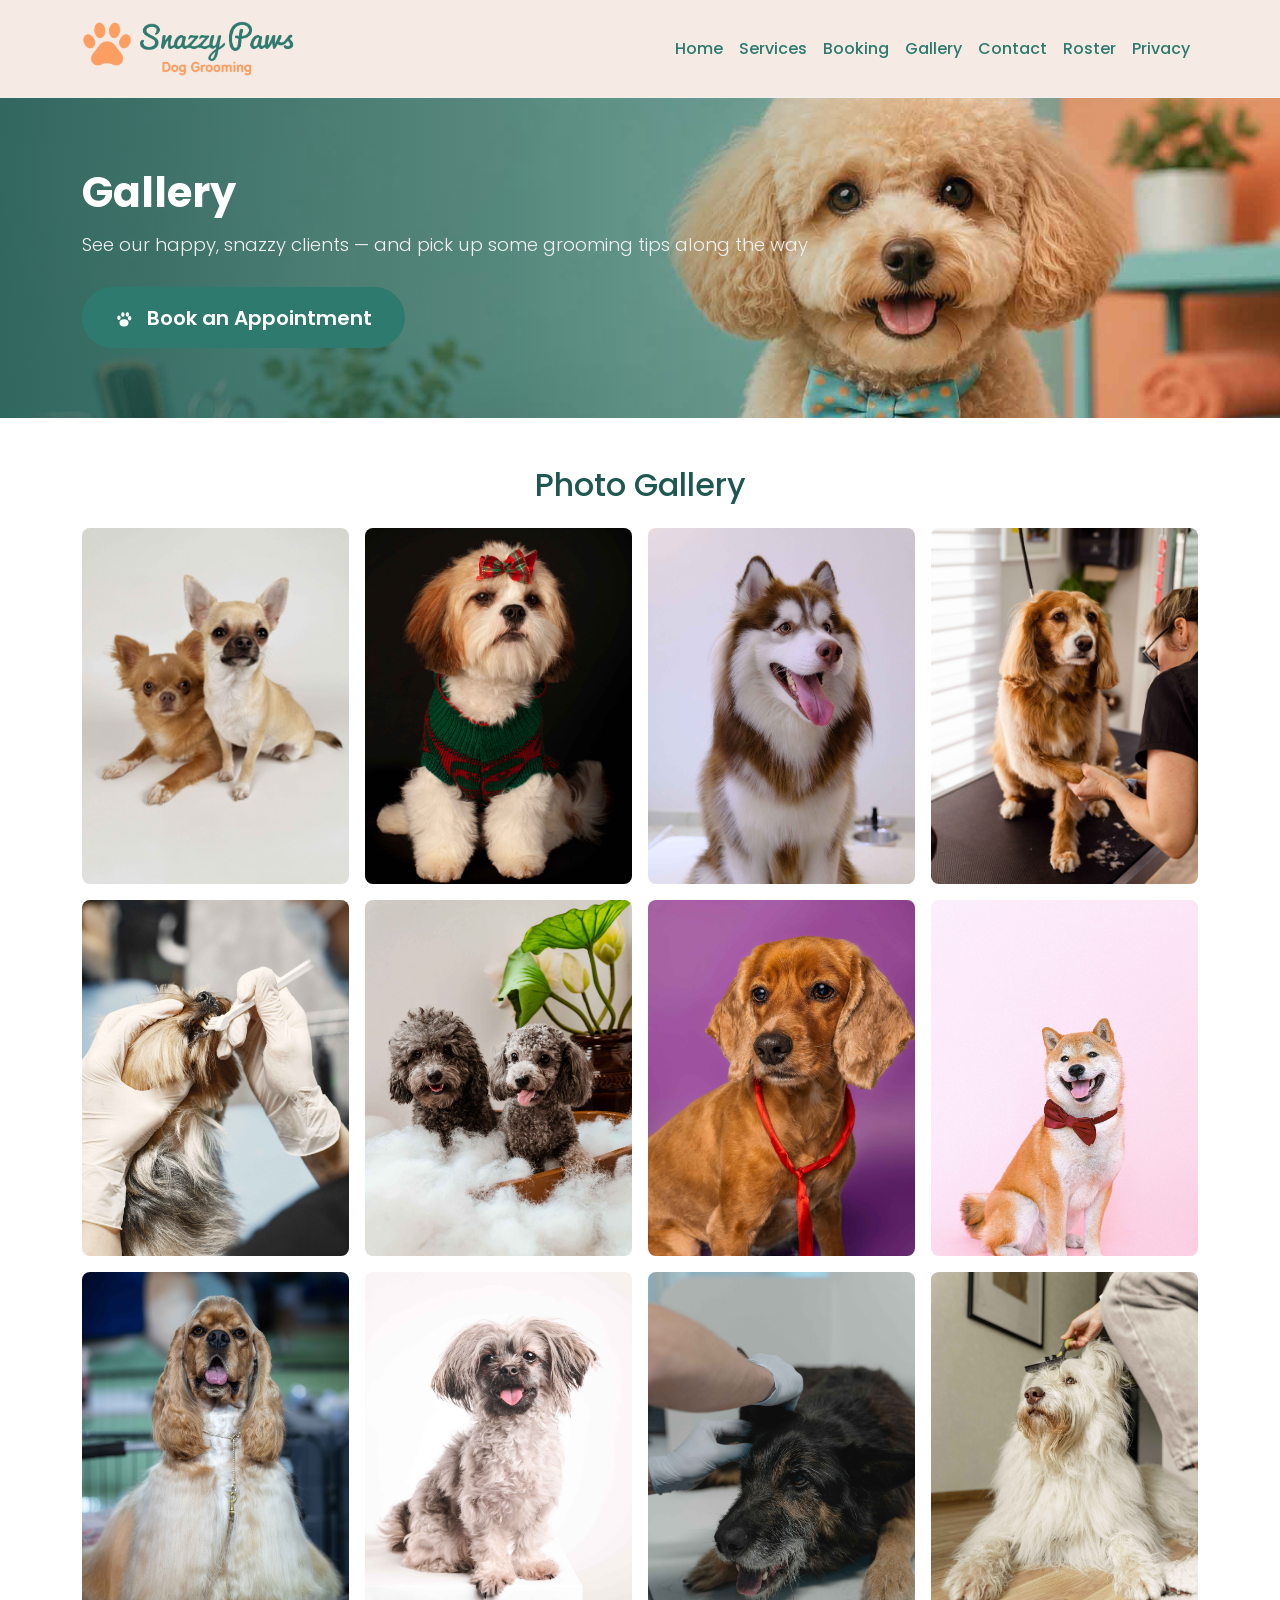
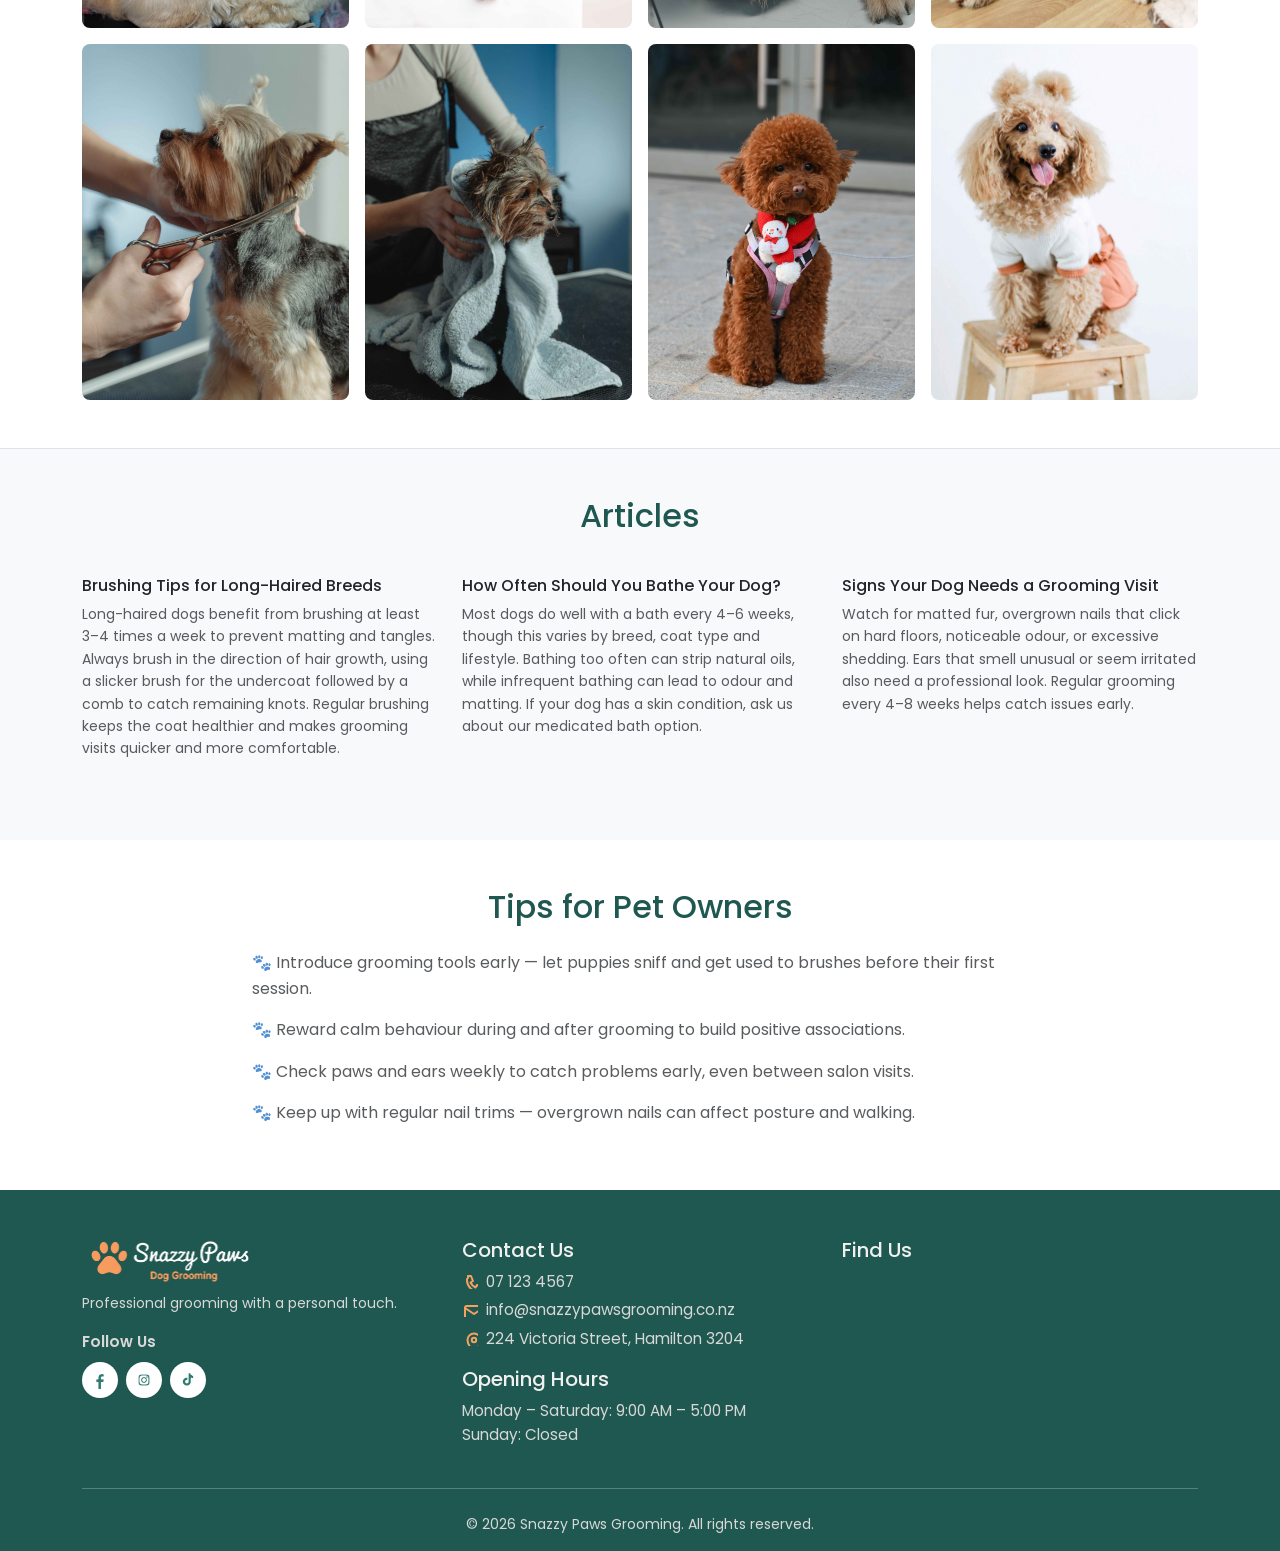
<file: gallery.html>
﻿<!DOCTYPE html>
<html lang="en">
	<head>
		<!-- ============================
                 Meta & Page Settings
             ============================ -->
		<meta charset="UTF-8">
			<meta name="viewport" content="width=device-width, initial-scale=1.0">
				<meta name="description"
					  content="See happy, freshly groomed dogs and read our latest dog care tips at Snazzy Paws Grooming, Hamilton.">
					<title>Snazzy Paws Grooming | Gallery</title>

					<!-- ============================
                              Fonts & Stylesheets
                         ============================ -->
					<link rel="preconnect" href="https://fonts.googleapis.com">
						<link href="https://fonts.googleapis.com/css2?family=Poppins:wght@400;500;600;700;800&display=swap" rel="stylesheet">

							<link rel="stylesheet" href="https://cdn.jsdelivr.net/npm/bootstrap@5.3.3/dist/css/bootstrap.min.css">
								<link rel="stylesheet" href="css/style.css">
</head>

	<body>

		<!-- ============================
                  Header & Navigation
             ============================ -->
		<header>
			<nav class="navbar navbar-expand-lg navbar-custom py-2">
				<div class="container">

					<!-- Logo -->
					<a class="navbar-brand" href="index.html">
						<img src="images/logo.png" alt="Snazzy Paws Grooming" class="logo-img">
                </a>

					<!-- Mobile Toggle -->
					<button class="navbar-toggler" type="button" data-bs-toggle="collapse" data-bs-target="#mainNav"
							aria-controls="mainNav" aria-expanded="false" aria-label="Toggle navigation">
						<span class="navbar-toggler-icon"></span>
					</button>

					<!-- Navigation Links -->
					<div class="collapse navbar-collapse" id="mainNav">
						<ul class="navbar-nav ms-auto text-center">
							<li class="nav-item">
								<a class="nav-link" href="index.html">Home</a>
							</li>
							<li class="nav-item">
								<a class="nav-link" href="services.html">Services</a>
							</li>
							<li class="nav-item">
								<a class="nav-link" href="booking.html">Booking</a>
							</li>
							<li class="nav-item">
								<a class="nav-link active" aria-current="page" href="gallery.html">Gallery</a>
							</li>
							<li class="nav-item">
								<a class="nav-link" href="contact.html">Contact</a>
							</li>
							<li class="nav-item">
								<a class="nav-link" href="roster.html">Roster</a>
							</li>
							<li class="nav-item">
								<a class="nav-link" href="privacy.html">Privacy</a>
							</li>
						</ul>
					</div>

				</div>
			</nav>
		</header>


		<!-- ============================
                Hero Section (Compact)
             ============================ -->
		<main>
			<section class="hero hero-compact py-5">
				<div class="container">

					<h1 class="fw-bold">Gallery</h1>

					<p class="lead">
						See our happy, snazzy clients &mdash; and pick up some grooming tips along the way
					</p>

					<!-- CTA Button -->
					<a href="booking.html" class="btn btn-lg rounded-pill">
						<svg class="btn-icon" viewBox="0 0 64 64" aria-hidden="true">
							<ellipse cx="32" cy="42" rx="16" ry="13"/>
							<ellipse cx="14" cy="24" rx="6" ry="8"/>
							<ellipse cx="28" cy="12" rx="6" ry="8"/>
							<ellipse cx="44" cy="12" rx="6" ry="8"/>
							<ellipse cx="52" cy="26" rx="6" ry="8"/>
						</svg>
						Book an Appointment
					</a>

				</div>
			</section>


			<!-- ============================
                        Photo Gallery
                 ============================ -->
			<section class="photo-gallery py-5">
				<div class="container text-center">

					<h2 class="mb-4">Photo Gallery</h2>

					<div class="row row-cols-2 row-cols-md-4 g-3">

						<!-- Image 1 -->
						<div class="col">
							<img src="images/gallery-1.jpg"
								 alt="Freshly groomed poodle with a neat, rounded coat"
								 class="gallery-img img-fluid w-100">
							</div>

						<!-- Image 2 -->
						<div class="col">
							<img src="images/gallery-2.jpg"
								 alt="Dog being rinsed and shampooed in the wash tub"
								 class="gallery-img img-fluid w-100">
							</div>

						<!-- Image 3 -->
						<div class="col">
							<img src="images/gallery-3.jpg"
								 alt="Groomer trimming a dog's coat with clippers"
								 class="gallery-img img-fluid w-100">
							</div>

						<!-- Image 4 -->
						<div class="col">
							<img src="images/gallery-4.jpg"
								 alt="Happy dog sitting after a full groom"
								 class="gallery-img img-fluid w-100">
							</div>

						<!-- Image 5 -->
						<div class="col">
							<img src="images/gallery-5.jpg"
								 alt="Puppy calmly experiencing its first grooming session"
								 class="gallery-img img-fluid w-100">
							</div>

						<!-- Image 6 -->
						<div class="col">
							<img src="images/gallery-6.jpg"
								 alt="Dog with a fresh haircut wearing a decorative bow"
								 class="gallery-img img-fluid w-100">
							</div>

						<!-- Image 7 -->
						<div class="col">
							<img src="images/gallery-7.jpg"
								 alt="Groomer brushing out a fluffy dog's coat"
								 class="gallery-img img-fluid w-100">
							</div>

						<!-- Image 8 -->
						<div class="col">
							<img src="images/gallery-8.jpg"
								 alt="Dog having its nails carefully trimmed"
								 class="gallery-img img-fluid w-100">
							</div>

						<!-- Image 9 -->
						<div class="col">
							<img src="images/gallery-9.jpg"
								 alt="Dog relaxed after a scented spa package treatment"
								 class="gallery-img img-fluid w-100">
							</div>

						<!-- Image 10 -->
						<div class="col">
							<img src="images/gallery-10.jpg"
								 alt="Senior dog groomed gently with extra care"
								 class="gallery-img img-fluid w-100">
							</div>

						<!-- Image 11 -->
						<div class="col">
							<img src="images/gallery-11.jpg"
								 alt="Groomer gently cleaning a dog's ears"
								 class="gallery-img img-fluid w-100">
							</div>

						<!-- Image 12 -->
						<div class="col">
							<img src="images/gallery-12.jpg"
								 alt="Groomed dog resting comfortably in the salon"
								 class="gallery-img img-fluid w-100">
							</div>

						<!-- Image 13 -->
						<div class="col">
							<img src="images/gallery-13.jpg"
								 alt="Dog with a special-breed show-style cut"
								 class="gallery-img img-fluid w-100">
							</div>

						<!-- Image 14 -->
						<div class="col">
							<img src="images/gallery-14.jpg"
								 alt="Dog enjoying a warm blow-dry after its bath"
								 class="gallery-img img-fluid w-100">
							</div>

						<!-- Image 15 -->
						<div class="col">
							<img src="images/gallery-15.jpg"
								 alt="Two freshly groomed dogs sitting together"
								 class="gallery-img img-fluid w-100">
							</div>

						<!-- Image 16 -->
						<div class="col">
							<img src="images/gallery-16.jpg"
								 alt="Owner collecting their groomed dog from the salon"
								 class="gallery-img img-fluid w-100">
							</div>

					</div>
				</div>
			</section>

			<!-- ============================
                     Articles Section
                 ============================ -->
			<section class="articles py-5 border-top bg-light">
				<div class="container">

					<h2 class="text-center mb-4">Articles</h2>

					<div class="row row-cols-1 row-cols-md-3 g-4">

						<!-- Article 1 -->
						<div class="col">
							<div class="card h-100 border-0 bg-transparent">
								<div class="card-body px-0">
									<h3 class="h6">Brushing Tips for Long-Haired Breeds</h3>
									<p class="text-muted small">
										Long-haired dogs benefit from brushing at least 3–4 times a week to prevent
										matting and tangles. Always brush in the direction of hair growth, using a slicker
										brush for the undercoat followed by a comb to catch remaining knots. Regular
										brushing keeps the coat healthier and makes grooming visits quicker and more
										comfortable.
									</p>
								</div>
							</div>
						</div>

						<!-- Article 2 -->
						<div class="col">
							<div class="card h-100 border-0 bg-transparent">
								<div class="card-body px-0">
									<h3 class="h6">How Often Should You Bathe Your Dog?</h3>
									<p class="text-muted small">
										Most dogs do well with a bath every 4–6 weeks, though this varies by breed,
										coat type and lifestyle. Bathing too often can strip natural oils, while infrequent
										bathing can lead to odour and matting. If your dog has a skin condition, ask us
										about our medicated bath option.
									</p>
								</div>
							</div>
						</div>

						<!-- Article 3 -->
						<div class="col">
							<div class="card h-100 border-0 bg-transparent">
								<div class="card-body px-0">
									<h3 class="h6">Signs Your Dog Needs a Grooming Visit</h3>
									<p class="text-muted small">
										Watch for matted fur, overgrown nails that click on hard floors, noticeable odour,
										or excessive shedding. Ears that smell unusual or seem irritated also need a
										professional look. Regular grooming every 4–8 weeks helps catch issues early.
									</p>
								</div>
							</div>
						</div>

					</div>
				</div>
			</section>


			<!-- ============================
                       Pet Tips Section
                 ============================ -->
			<section class="pet-tips py-5">
				<div class="container" style="max-width: 800px;">

					<h2 class="text-center mb-4">Tips for Pet Owners</h2>

					<ul class="list-unstyled d-flex flex-column gap-3">
						<li class="text-muted">🐾 Introduce grooming tools early — let puppies sniff and get used to brushes before their first session.</li>
						<li class="text-muted">🐾 Reward calm behaviour during and after grooming to build positive associations.</li>
						<li class="text-muted">🐾 Check paws and ears weekly to catch problems early, even between salon visits.</li>
						<li class="text-muted">🐾 Keep up with regular nail trims — overgrown nails can affect posture and walking.</li>
					</ul>

				</div>
			</section>
		</main>


		<!-- ============================
                   Footer
             ============================ -->
		<footer class="pt-5 pb-3">
			<div class="container">

				<div class="row gy-4">

					<!-- Logo & Social -->
					<div class="col-md-4">
						<img src="images/logo1.png" alt="Snazzy Paws Grooming" class="footer-logo-img mb-2">

							<p class="small">Professional grooming with a personal touch.</p>

							<p class="fw-semibold mb-2">Follow Us</p>

							<div class="social-links d-flex gap-2">
								<a href="#" aria-label="Facebook">
									<img src="images/FB.png" alt="Facebook" width="18">
                        </a>
								<a href="#" aria-label="Instagram">
									<img src="images/Insta.png" alt="Instagram" width="18">
                        </a>
								<a href="#" aria-label="TikTok">
									<img src="images/TikTok.png" alt="TikTok" width="18">
                        </a>
							</div>
						</div>

					<!-- Contact Info -->
					<div class="col-md-4">
						<h3 class="h5">Contact Us</h3>

						<p class="footer-contact-item d-flex align-items-start gap-2 mb-1">
							<svg class="footer-icon" width="16" height="16" aria-hidden="true">
								<path d="M6 3h3l2 5-2.5 1.5a11 11 0 0 0 5 5L15 12l5 2v3a2 2 0 0 1-2 2C10.5 19 5 13.5 5 7a2 2 0 0 1 1-2z"
									  fill="none" stroke="currentColor" stroke-width="2" stroke-linejoin="round"/>
							</svg>
							07 123 4567
						</p>

						<p class="footer-contact-item d-flex align-items-start gap-2 mb-1">
							<svg class="footer-icon" width="16" height="16" aria-hidden="true">
								<rect x="3" y="5" width="18" height="14" rx="2"
									  fill="none" stroke="currentColor" stroke-width="2"/>
								<path d="M3 7l9 6 9-6"
									  fill="none" stroke="currentColor" stroke-width="2"
									  stroke-linecap="round" stroke-linejoin="round"/>
							</svg>
							info@snazzypawsgrooming.co.nz
						</p>

						<p class="footer-contact-item d-flex align-items-start gap-2">
							<svg class="footer-icon" width="16" height="16" aria-hidden="true">
								<path d="M12 21s-6.5-5.6-6.5-11A6.5 6.5 0 0 1 12 3.5 6.5 6.5 0 0 1 18.5 10c0 5.4-6.5 11-6.5 11z"
									  fill="none" stroke="currentColor" stroke-width="2" stroke-linejoin="round"/>
								<circle cx="12" cy="10" r="2.2"
										fill="none" stroke="currentColor" stroke-width="2"/>
							</svg>
							224 Victoria Street, Hamilton 3204
						</p>

						<h3 class="h5 mt-3">Opening Hours</h3>
						<p class="mb-0">Monday &ndash; Saturday: 9:00 AM &ndash; 5:00 PM</p>
						<p>Sunday: Closed</p>
					</div>

					<!-- Map -->
					<div class="col-md-4">
						<h3 class="h5">Find Us</h3>

						<iframe
							class="map-embed"
							src="https://maps.google.com/maps?q=224%20Victoria%20Street%2C%20Hamilton%2C%20New%20Zealand&t=&z=13&ie=UTF8&iwloc=&output=embed"
							loading="lazy"
							title="Snazzy Paws Grooming location map"
							allowfullscreen="">
						</iframe>
					</div>

				</div>

				<hr class="border-light my-4">

					<p class="small mb-0 text-center">
						&copy; 2026 Snazzy Paws Grooming. All rights reserved.
					</p>

				</div>
		</footer>

		<script src="https://cdn.jsdelivr.net/npm/bootstrap@5.3.3/dist/js/bootstrap.bundle.min.js"></script>
	</body>
</html>
</file>
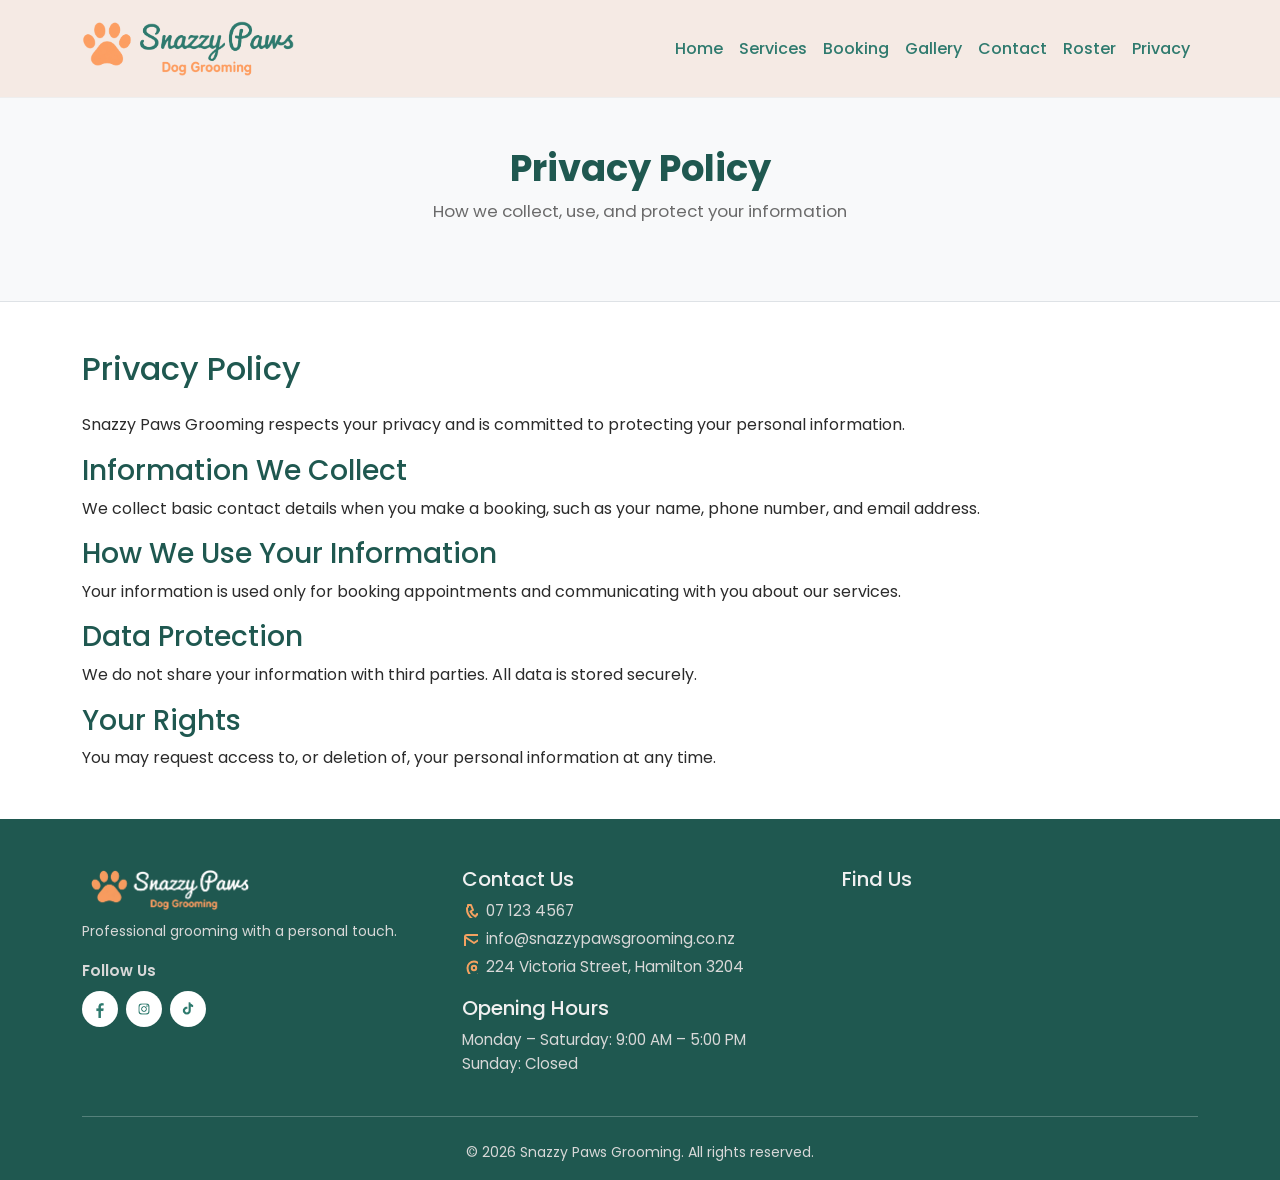
<file: privacy.html>
﻿<!DOCTYPE html>
<html lang="en">
	<head>
		<!-- ============================
                 Meta & Page Settings
             ============================ -->
		<meta charset="UTF-8">
			<meta name="viewport" content="width=device-width, initial-scale=1.0">
				<meta name="description"
					  content="Snazzy Paws Grooming – professional dog grooming services in Hamilton.">
					<title>Snazzy Paws Grooming | Privacy</title>

					<!-- ============================
                              Fonts & Stylesheets
                         ============================ -->
					<link rel="preconnect" href="https://fonts.googleapis.com">
						<link href="https://fonts.googleapis.com/css2?family=Poppins:wght@400;500;600;700;800&display=swap"
							  rel="stylesheet">

							<link rel="stylesheet"
								  href="https://cdn.jsdelivr.net/npm/bootstrap@5.3.3/dist/css/bootstrap.min.css">
								<link rel="stylesheet" href="css/style.css">
</head>

	<body>

		<!-- ============================
                 Header & Navigation
             ============================ -->
		<header>
			<nav class="navbar navbar-expand-lg navbar-custom py-2">
				<div class="container">

					<!-- Logo -->
					<a class="navbar-brand" href="index.html">
						<img src="images/logo.png" alt="Snazzy Paws Grooming" class="logo-img">
                </a>

					<!-- Mobile Toggle -->
					<button class="navbar-toggler" type="button" data-bs-toggle="collapse"
							data-bs-target="#mainNav" aria-controls="mainNav"
							aria-expanded="false" aria-label="Toggle navigation">
						<span class="navbar-toggler-icon"></span>
					</button>

					<!-- Navigation Links -->
					<div class="collapse navbar-collapse" id="mainNav">
						<ul class="navbar-nav ms-auto text-center">
							<li class="nav-item">
								<a class="nav-link" href="index.html">Home</a>
							</li>
							<li class="nav-item">
								<a class="nav-link" href="services.html">Services</a>
							</li>
							<li class="nav-item">
								<a class="nav-link" href="booking.html">Booking</a>
							</li>
							<li class="nav-item">
								<a class="nav-link" href="gallery.html">Gallery</a>
							</li>
							<li class="nav-item">
								<a class="nav-link" href="contact.html">Contact</a>
							</li>
							<li class="nav-item">
								<a class="nav-link" href="roster.html">Roster</a>
							</li>
							<li class="nav-item">
								<a class="nav-link active" href="privacy.html">Privacy</a>
							</li>
						</ul>
					</div>

				</div>
			</nav>
		</header>


		<!-- ============================
                     Page Hero
             ============================ -->
		<section class="page-hero text-center py-5 bg-light border-bottom">
			<div class="container">
				<h1 class="fw-bold">Privacy Policy</h1>
				<p>How we collect, use, and protect your information</p>
			</div>
		</section>


		<!-- ============================
                 Main Privacy Content
             ============================ -->
		<main class="container my-5">

			<h2 class="mb-4">Privacy Policy</h2>

			<p>
				Snazzy Paws Grooming respects your privacy and is committed to protecting your personal information.
			</p>

			<h3>Information We Collect</h3>
			<p>
				We collect basic contact details when you make a booking, such as your name, phone number,
				and email address.
			</p>

			<h3>How We Use Your Information</h3>
			<p>
				Your information is used only for booking appointments and communicating with you about our services.
			</p>

			<h3>Data Protection</h3>
			<p>
				We do not share your information with third parties. All data is stored securely.
			</p>

			<h3>Your Rights</h3>
			<p>
				You may request access to, or deletion of, your personal information at any time.
			</p>

			

		</main>


		<!-- ============================
                          Footer
             ============================ -->
		<footer class="pt-5 pb-3">
			<div class="container">

				<div class="row gy-4">

					<!-- Logo & Social -->
					<div class="col-md-4">
						<img src="images/logo1.png" alt="Snazzy Paws Grooming"
							 class="footer-logo-img mb-2">

							<p class="small">Professional grooming with a personal touch.</p>

							<p class="fw-semibold mb-2">Follow Us</p>

							<div class="social-links d-flex gap-2">
								<a href="#" aria-label="Facebook">
									<img src="images/FB.png" width="18" alt="Facebook">
								</a>
								<a href="#" aria-label="Instagram">
									<img src="images/Insta.png" width="18" alt="Instagram">
								</a>
								<a href="#" aria-label="TikTok">
									<img src="images/TikTok.png" width="18" alt="TikTok">
								</a>
							</div>
						</div>

					<!-- Contact Info -->
					<div class="col-md-4">
						<h3 class="h5">Contact Us</h3>

						<p class="footer-contact-item d-flex align-items-start gap-2 mb-1">
							<svg class="footer-icon" width="16" height="16" aria-hidden="true">
								<path d="M6 3h3l2 5-2.5 1.5a11 11 0 0 0 5 5L15 12l5 2v3a2 2 0 0 1-2 2C10.5 19 5 13.5 5 7a2 2 0 0 1 1-2z"
									  fill="none" stroke="currentColor" stroke-width="2" stroke-linejoin="round"/>
							</svg>
							07 123 4567
						</p>

						<p class="footer-contact-item d-flex align-items-start gap-2 mb-1">
							<svg class="footer-icon" width="16" height="16" aria-hidden="true">
								<rect x="3" y="5" width="18" height="14" rx="2"
									  fill="none" stroke="currentColor" stroke-width="2"/>
								<path d="M3 7l9 6 9-6"
									  fill="none" stroke="currentColor" stroke-width="2"
									  stroke-linecap="round" stroke-linejoin="round"/>
							</svg>
							info@snazzypawsgrooming.co.nz
						</p>

						<p class="footer-contact-item d-flex align-items-start gap-2">
							<svg class="footer-icon" width="16" height="16" aria-hidden="true">
								<path d="M12 21s-6.5-5.6-6.5-11A6.5 6.5 0 0 1 12 3.5 6.5 6.5 0 0 1 18.5 10c0 5.4-6.5 11-6.5 11z"
									  fill="none" stroke="currentColor" stroke-width="2" stroke-linejoin="round"/>
								<circle cx="12" cy="10" r="2.2"
										fill="none" stroke="currentColor" stroke-width="2"/>
							</svg>
							224 Victoria Street, Hamilton 3204
						</p>

						<h3 class="h5 mt-3">Opening Hours</h3>
						<p class="mb-0">Monday &ndash; Saturday: 9:00 AM &ndash; 5:00 PM</p>
						<p>Sunday: Closed</p>
					</div>

					<!-- Map -->
					<div class="col-md-4">
						<h3 class="h5">Find Us</h3>

						<iframe class="map-embed"
								src="https://maps.google.com/maps?q=224%20Victoria%20Street%2C%20Hamilton%2C%20New%20Zealand&t=&z=13&ie=UTF8&iwloc=&output=embed"
								loading="lazy"
								title="Snazzy Paws Grooming location map"
								allowfullscreen="">
						</iframe>
					</div>

				</div>

				<hr class="border-light my-4">

					<p class="small mb-0 text-center">
						&copy; 2026 Snazzy Paws Grooming. All rights reserved.
					</p>

				</div>
		</footer>

		<script src="https://cdn.jsdelivr.net/npm/bootstrap@5.3.3/dist/js/bootstrap.bundle.min.js"></script>

	</body>
</html>
</file>
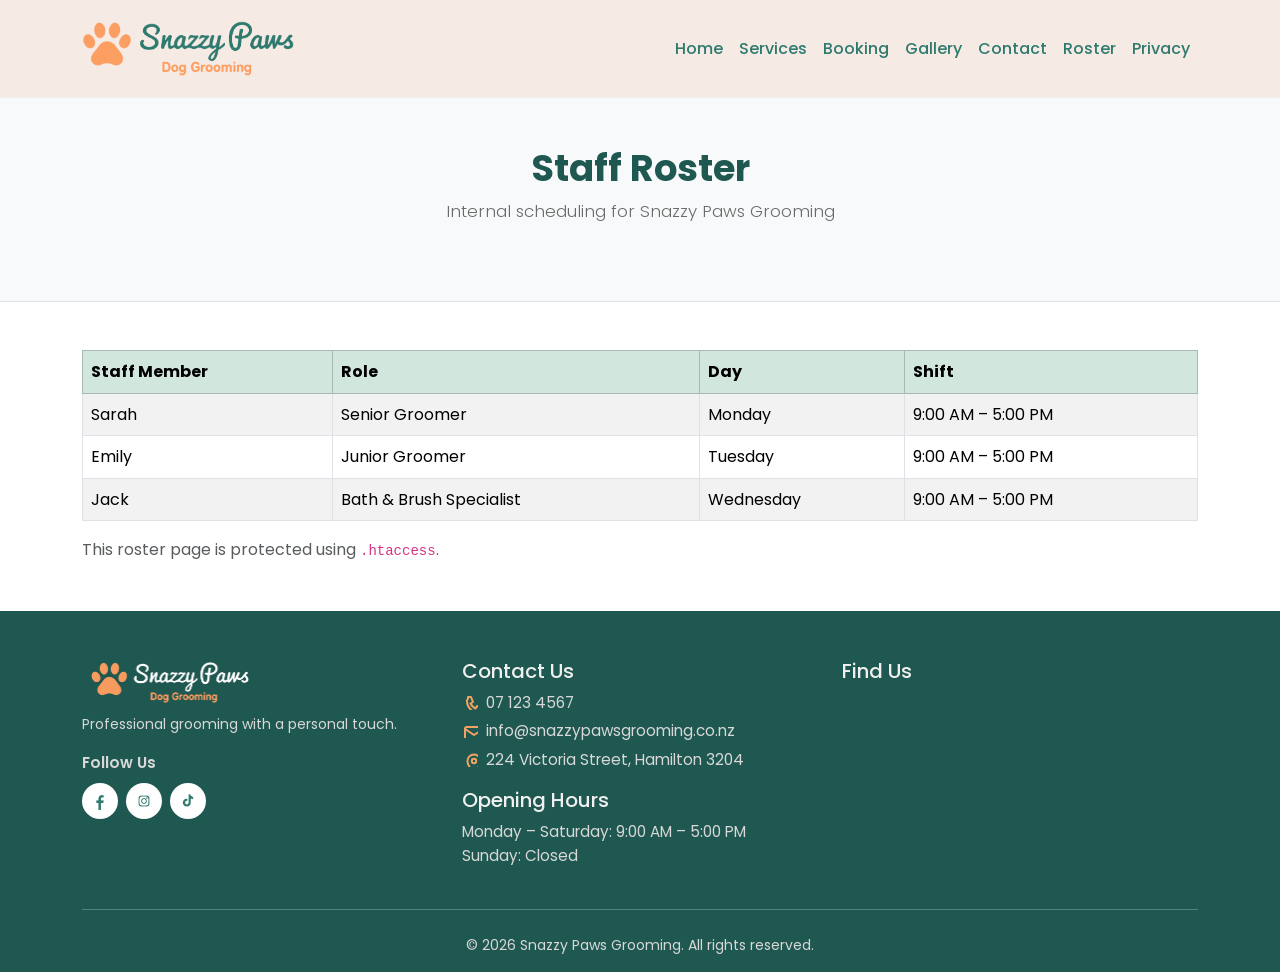
<file: roster.html>
﻿<!DOCTYPE html>
<html lang="en">
	<head>
		<!-- ============================
                Meta & Page Settings
             ============================ -->
		<meta charset="UTF-8">
			<meta name="viewport" content="width=device-width, initial-scale=1.0">
				<meta name="description"
					  content="Snazzy Paws Grooming – professional dog grooming services in Hamilton.">
					<title>Snazzy Paws Grooming | Roster</title>

					<!-- ============================
                              Fonts & Stylesheets
                         ============================ -->
					<link rel="preconnect" href="https://fonts.googleapis.com">
						<link href="https://fonts.googleapis.com/css2?family=Poppins:wght@400;500;600;700;800&display=swap"
							  rel="stylesheet">

							<link rel="stylesheet"
								  href="https://cdn.jsdelivr.net/npm/bootstrap@5.3.3/dist/css/bootstrap.min.css">
								<link rel="stylesheet" href="css/style.css">
</head>

	<body>

		<!-- ============================
                 Header & Navigation
             ============================ -->
		<header>
			<nav class="navbar navbar-expand-lg navbar-custom py-2">
				<div class="container">

					<!-- Logo -->
					<a class="navbar-brand" href="index.html">
						<img src="images/logo.png" alt="Snazzy Paws Grooming" class="logo-img">
                </a>

					<!-- Mobile Toggle -->
					<button class="navbar-toggler" type="button" data-bs-toggle="collapse"
							data-bs-target="#mainNav">
						<span class="navbar-toggler-icon"></span>
					</button>

					<!-- Navigation Links -->
					<div class="collapse navbar-collapse" id="mainNav">
						<ul class="navbar-nav ms-auto text-center">
							<li class="nav-item">
								<a class="nav-link" href="index.html">Home</a>
							</li>
							<li class="nav-item">
								<a class="nav-link" href="services.html">Services</a>
							</li>
							<li class="nav-item">
								<a class="nav-link" href="booking.html">Booking</a>
							</li>
							<li class="nav-item">
								<a class="nav-link" href="gallery.html">Gallery</a>
							</li>
							<li class="nav-item">
								<a class="nav-link" href="contact.html">Contact</a>
							</li>
							<li class="nav-item">
								<a class="nav-link active" href="roster.html">Roster</a>
							</li>
							<li class="nav-item">
								<a class="nav-link" href="privacy.html">Privacy</a>
							</li>
						</ul>
					</div>

				</div>
			</nav>
		</header>


		<!-- ============================
                     Page Hero
             ============================ -->
		<section class="page-hero text-center py-5 bg-light border-bottom">
			<div class="container">
				<h1 class="fw-bold">Staff Roster</h1>
				<p class="lead">Internal scheduling for Snazzy Paws Grooming</p>
			</div>
		</section>


		<!-- ============================
                 Main Roster Table
             ============================ -->
		<main class="container my-5">

			<table class="table table-bordered table-striped">
				<thead class="table-success">
					<tr>
						<th>Staff Member</th>
						<th>Role</th>
						<th>Day</th>
						<th>Shift</th>
					</tr>
				</thead>

				<tbody>
					<tr>
						<td>Sarah</td>
						<td>Senior Groomer</td>
						<td>Monday</td>
						<td>9:00 AM – 5:00 PM</td>
					</tr>

					<tr>
						<td>Emily</td>
						<td>Junior Groomer</td>
						<td>Tuesday</td>
						<td>9:00 AM – 5:00 PM</td>
					</tr>

					<tr>
						<td>Jack</td>
						<td>Bath & Brush Specialist</td>
						<td>Wednesday</td>
						<td>9:00 AM – 5:00 PM</td>
					</tr>
				</tbody>
			</table>

			<p class="text-muted mt-3">
				This roster page is protected using <code>.htaccess</code>.
			</p>

		</main>


		<!-- ============================
                       Footer
             ============================ -->
		<footer class="pt-5 pb-3">
			<div class="container">

				<div class="row gy-4">

					<!-- Logo & Social -->
					<div class="col-md-4">
						<img src="images/logo1.png" alt="Snazzy Paws Grooming"
							 class="footer-logo-img mb-2">

							<p class="small">Professional grooming with a personal touch.</p>

							<p class="fw-semibold mb-2">Follow Us</p>

							<div class="social-links d-flex gap-2">
								<a href="#" aria-label="Facebook">
									<img src="images/FB.png" width="18" alt="Facebook">
								</a>
								<a href="#" aria-label="Instagram">
									<img src="images/Insta.png" width="18" alt="Instagram">
								</a>
								<a href="#" aria-label="TikTok">
									<img src="images/TikTok.png" width="18" alt="TikTok">
								</a>
							</div>
						</div>

					<!-- Contact Info -->
					<div class="col-md-4">
						<h3 class="h5">Contact Us</h3>

						<p class="footer-contact-item d-flex align-items-start gap-2 mb-1">
							<svg class="footer-icon" width="16" height="16" aria-hidden="true">
								<path d="M6 3h3l2 5-2.5 1.5a11 11 0 0 0 5 5L15 12l5 2v3a2 2 0 0 1-2 2C10.5 19 5 13.5 5 7a2 2 0 0 1 1-2z"
									  fill="none" stroke="currentColor" stroke-width="2" stroke-linejoin="round"/>
							</svg>
							07 123 4567
						</p>

						<p class="footer-contact-item d-flex align-items-start gap-2 mb-1">
							<svg class="footer-icon" width="16" height="16" aria-hidden="true">
								<rect x="3" y="5" width="18" height="14" rx="2"
									  fill="none" stroke="currentColor" stroke-width="2"/>
								<path d="M3 7l9 6 9-6"
									  fill="none" stroke="currentColor" stroke-width="2"
									  stroke-linecap="round" stroke-linejoin="round"/>
							</svg>
							info@snazzypawsgrooming.co.nz
						</p>

						<p class="footer-contact-item d-flex align-items-start gap-2">
							<svg class="footer-icon" width="16" height="16" aria-hidden="true">
								<path d="M12 21s-6.5-5.6-6.5-11A6.5 6.5 0 0 1 12 3.5 6.5 6.5 0 0 1 18.5 10c0 5.4-6.5 11-6.5 11z"
									  fill="none" stroke="currentColor" stroke-width="2" stroke-linejoin="round"/>
								<circle cx="12" cy="10" r="2.2"
										fill="none" stroke="currentColor" stroke-width="2"/>
							</svg>
							224 Victoria Street, Hamilton 3204
						</p>

						<h3 class="h5 mt-3">Opening Hours</h3>
						<p class="mb-0">Monday &ndash; Saturday: 9:00 AM &ndash; 5:00 PM</p>
						<p>Sunday: Closed</p>
					</div>

					<!-- Map -->
					<div class="col-md-4">
						<h3 class="h5">Find Us</h3>

						<iframe class="map-embed"
								src="https://maps.google.com/maps?q=224%20Victoria%20Street%2C%20Hamilton%2C%20New%20Zealand&t=&z=13&ie=UTF8&iwloc=&output=embed"
								loading="lazy"
								title="Snazzy Paws Grooming location map"
								allowfullscreen="">
						</iframe>
					</div>

				</div>

				<hr class="border-light my-4">

					<p class="small mb-0 text-center">
						&copy; 2026 Snazzy Paws Grooming. All rights reserved.
					</p>

				</div>
		</footer>

		<script src="https://cdn.jsdelivr.net/npm/bootstrap@5.3.3/dist/js/bootstrap.bundle.min.js"></script>

	</body>
</html>
</file>
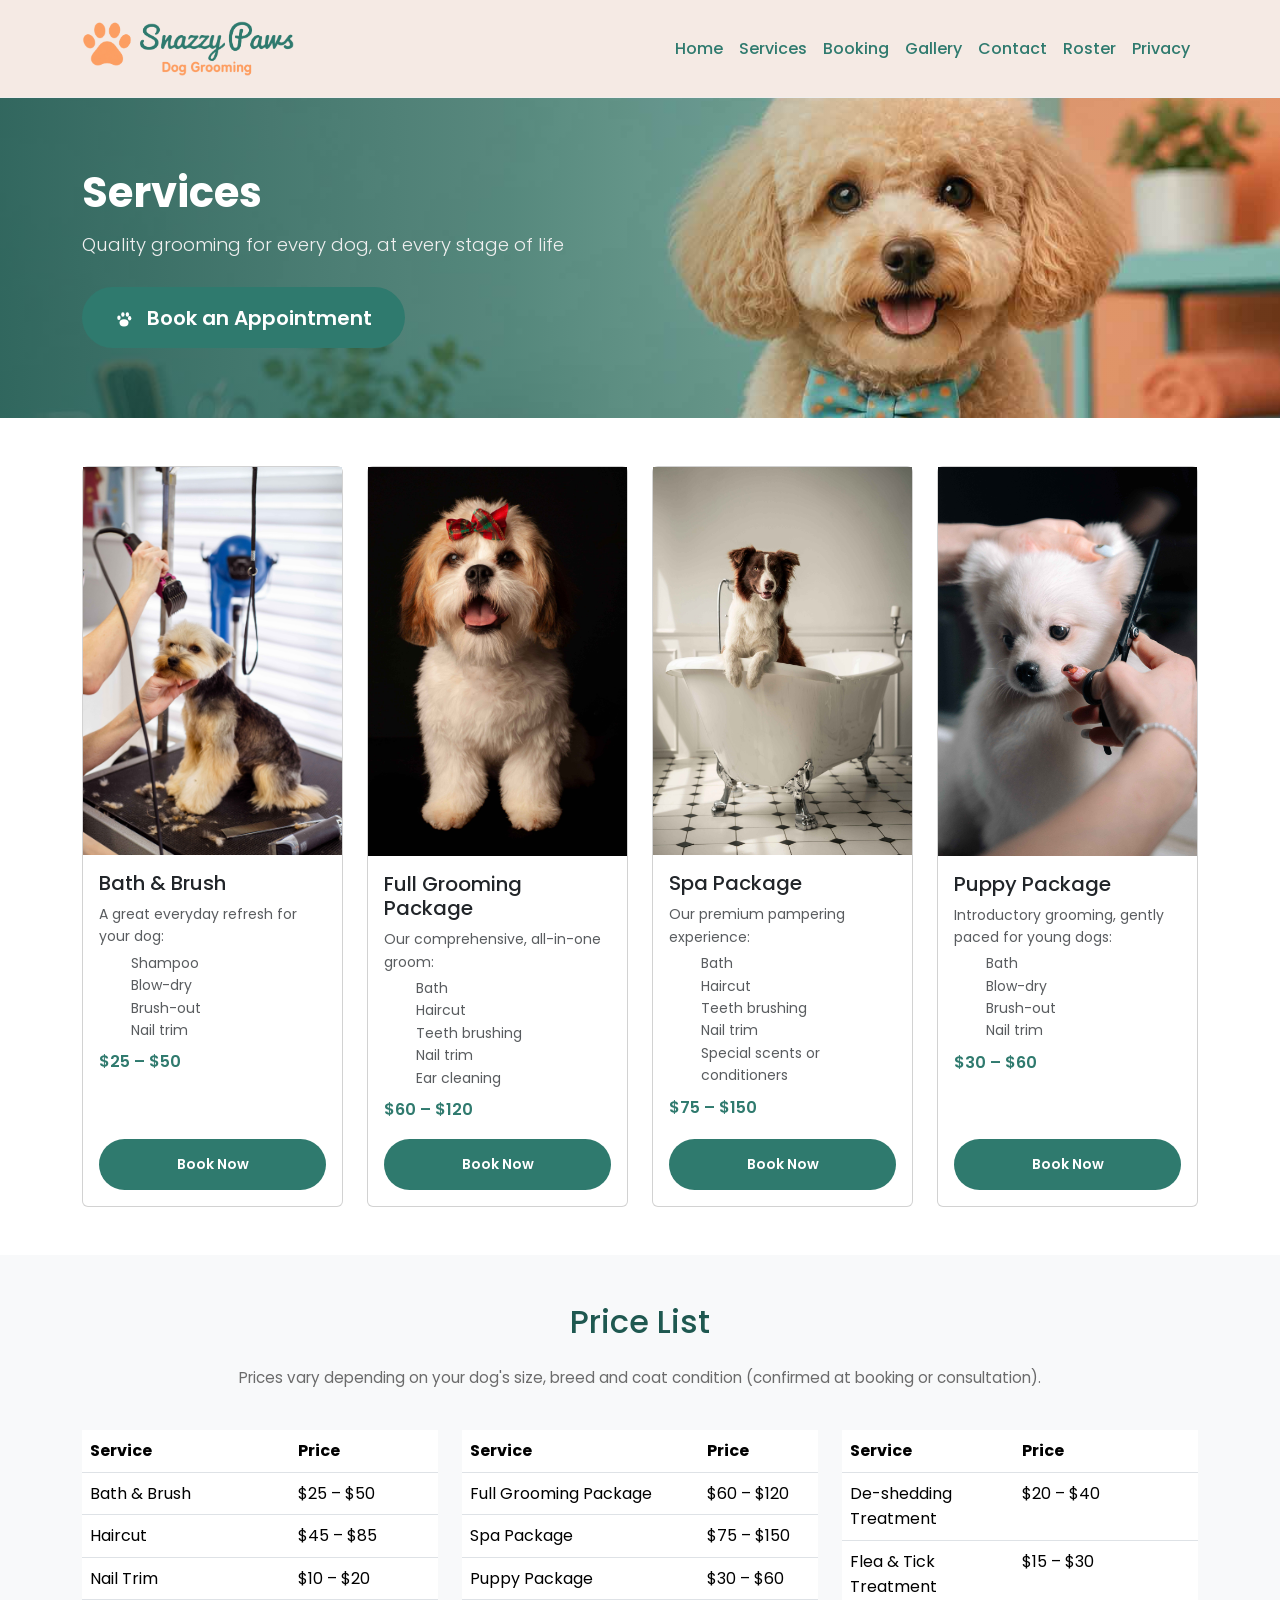
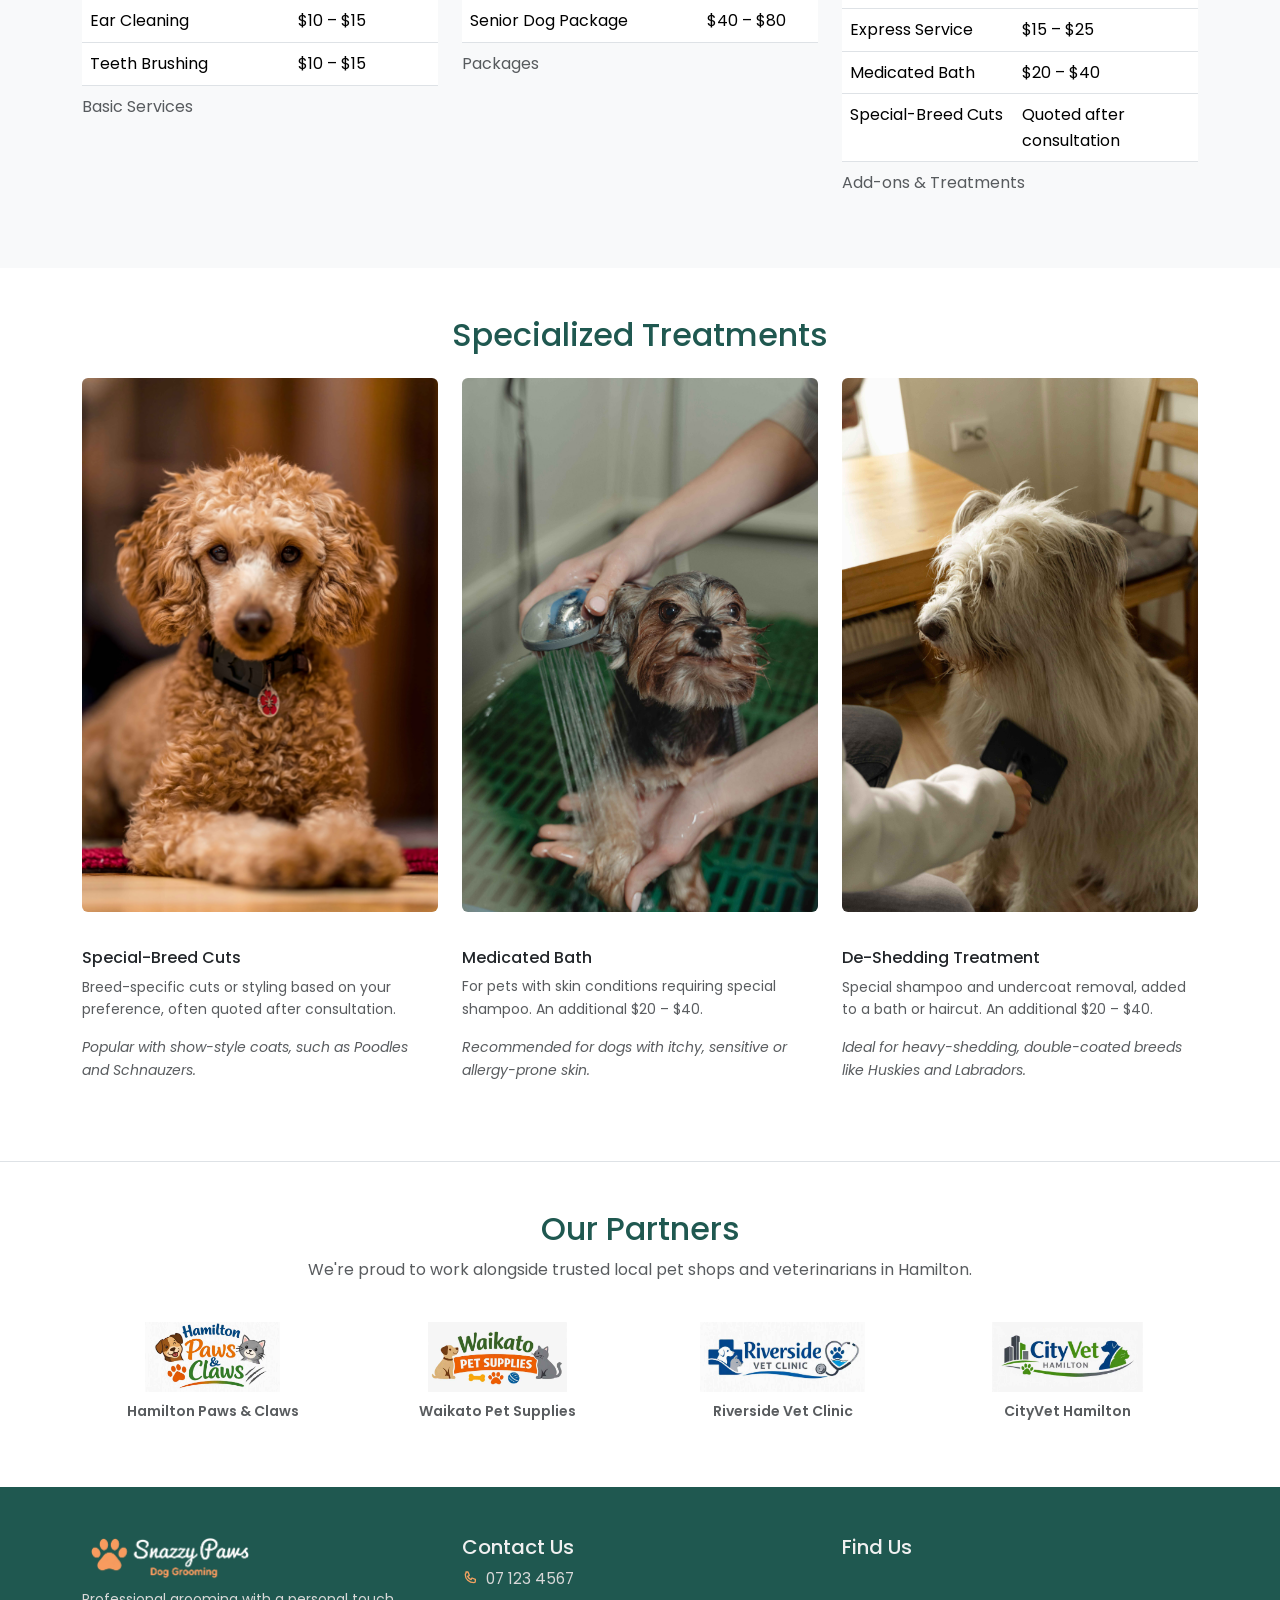
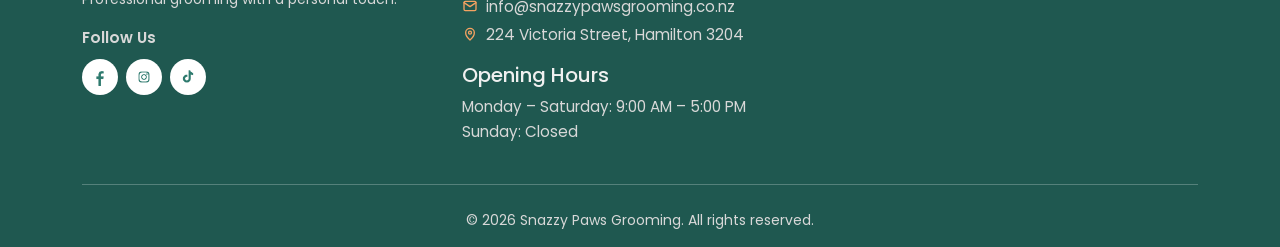
<file: services.html>
﻿<!DOCTYPE html>
<html lang="en">
	<head>
		<!-- ============================
                Meta & Page Settings
             ============================ -->
		<meta charset="UTF-8">
			<meta name="viewport" content="width=device-width, initial-scale=1.0">
				<meta name="description" content="Snazzy Paws Grooming – professional dog grooming services in Hamilton.">
					<title>Snazzy Paws Grooming | Services</title>

					<!-- ============================
                            Fonts & Stylesheets
                         ============================ -->
					<link rel="preconnect" href="https://fonts.googleapis.com">
						<link href="https://fonts.googleapis.com/css2?family=Poppins:wght@400;500;600;700;800&display=swap" rel="stylesheet">

							<link rel="stylesheet" href="https://cdn.jsdelivr.net/npm/bootstrap@5.3.3/dist/css/bootstrap.min.css">
								<link rel="stylesheet" href="css/style.css">
</head>

	<body>

		<!-- ============================
                 Header & Navigation
             ============================ -->
		<header>
			<nav class="navbar navbar-expand-lg navbar-custom py-2">
				<div class="container">

					<!-- Logo -->
					<a class="navbar-brand" href="index.html">
						<img src="images/logo.png" alt="Snazzy Paws Grooming" class="logo-img">
                </a>

					<!-- Mobile Menu Toggle -->
					<button class="navbar-toggler" type="button" data-bs-toggle="collapse" data-bs-target="#mainNav"
							aria-controls="mainNav" aria-expanded="false" aria-label="Toggle navigation">
						<span class="navbar-toggler-icon"></span>
					</button>

					<!-- Navigation Links -->
					<div class="collapse navbar-collapse" id="mainNav">
						<ul class="navbar-nav ms-auto text-center">
							<li class="nav-item">
								<a class="nav-link" href="index.html">Home</a>
							</li>
							<li class="nav-item">
								<a class="nav-link active" aria-current="page" href="services.html">Services</a>
							</li>
							<li class="nav-item">
								<a class="nav-link" href="booking.html">Booking</a>
							</li>
							<li class="nav-item">
								<a class="nav-link" href="gallery.html">Gallery</a>
							</li>
							<li class="nav-item">
								<a class="nav-link" href="contact.html">Contact</a>
							</li>
							<li class="nav-item">
								<a class="nav-link" href="roster.html">Roster</a>
							</li>
							<li class="nav-item">
								<a class="nav-link" href="privacy.html">Privacy</a>
							</li>
						</ul>
					</div>

				</div>
			</nav>
		</header>

		<!-- ============================
               Hero Section (Compact)
             ============================ -->
		<main>
			<section class="hero hero-compact py-5">
				<div class="container">

					<!-- Page Title -->
					<h1 class="fw-bold">Services</h1>

					<!-- Subtitle -->
					<p class="lead">Quality grooming for every dog, at every stage of life</p>

					<!-- Call-to-Action Button -->
					<a href="booking.html" class="btn btn-lg rounded-pill">
						<svg class="btn-icon" viewBox="0 0 64 64" xmlns="http://www.w3.org/2000/svg" aria-hidden="true">
							<ellipse cx="32" cy="42" rx="16" ry="13"/>
							<ellipse cx="14" cy="24" rx="6" ry="8"/>
							<ellipse cx="28" cy="12" rx="6" ry="8"/>
							<ellipse cx="44" cy="12" rx="6" ry="8"/>
							<ellipse cx="52" cy="26" rx="6" ry="8"/>
						</svg>
						Book an Appointment
					</a>

				</div>
			</section>


			<!-- ============================
                     Service Categories
                 ============================ -->
			<section class="service-categories py-5">
				<div class="container">
					<div class="row row-cols-1 row-cols-sm-2 row-cols-lg-4 g-4">

						<!-- Bath & Brush -->
						<div class="col">
							<div class="service-cat-card card h-100">
								<img src="images/svc-bath1.jpg" alt="Dog receiving a bath and brush" class="card-img-top service-cat-img">

									<div class="card-body d-flex flex-column">
										<h2 class="h5 card-title">Bath &amp; Brush</h2>
										<p class="text-muted small mb-1">A great everyday refresh for your dog:</p>

										<ul class="text-muted small mb-2">
											<li>Shampoo</li>
											<li>Blow-dry</li>
											<li>Brush-out</li>
											<li>Nail trim</li>
										</ul>

										<p class="fw-semibold text-primary mb-3">$25 &ndash; $50</p>

										<a href="booking.html" class="btn btn-sm rounded-pill mt-auto">Book Now</a>
									</div>
								</div>
						</div>

						<!-- Full Grooming Package -->
						<div class="col">
							<div class="service-cat-card card h-100">
								<img src="images/svc-full-groom.jpg" alt="Dog receiving a full grooming package" class="card-img-top service-cat-img">

									<div class="card-body d-flex flex-column">
										<h2 class="h5 card-title">Full Grooming Package</h2>
										<p class="text-muted small mb-1">Our comprehensive, all-in-one groom:</p>

										<ul class="text-muted small mb-2">
											<li>Bath</li>
											<li>Haircut</li>
											<li>Teeth brushing</li>
											<li>Nail trim</li>
											<li>Ear cleaning</li>
										</ul>

										<p class="fw-semibold text-primary mb-3">$60 &ndash; $120</p>

										<a href="booking.html" class="btn btn-sm rounded-pill mt-auto">Book Now</a>
									</div>
								</div>
						</div>

						<!-- Spa Package -->
						<div class="col">
							<div class="service-cat-card card h-100">
								<img src="images/svc-spa.jpg" alt="Dog enjoying a spa grooming package" class="card-img-top service-cat-img">

									<div class="card-body d-flex flex-column">
										<h2 class="h5 card-title">Spa Package</h2>
										<p class="text-muted small mb-1">Our premium pampering experience:</p>

										<ul class="text-muted small mb-2">
											<li>Bath</li>
											<li>Haircut</li>
											<li>Teeth brushing</li>
											<li>Nail trim</li>
											<li>Special scents or conditioners</li>
										</ul>

										<p class="fw-semibold text-primary mb-3">$75 &ndash; $150</p>

										<a href="booking.html" class="btn btn-sm rounded-pill mt-auto">Book Now</a>
									</div>
								</div>
						</div>

						<!-- Puppy Package -->
						<div class="col">
							<div class="service-cat-card card h-100">
								<img src="images/svc-puppy.jpg" alt="Puppy receiving its first grooming session" class="card-img-top service-cat-img">

									<div class="card-body d-flex flex-column">
										<h2 class="h5 card-title">Puppy Package</h2>
										<p class="text-muted small mb-1">Introductory grooming, gently paced for young dogs:</p>

										<ul class="text-muted small mb-2">
											<li>Bath</li>
											<li>Blow-dry</li>
											<li>Brush-out</li>
											<li>Nail trim</li>
										</ul>

										<p class="fw-semibold text-primary mb-3">$30 &ndash; $60</p>

										<a href="booking.html" class="btn btn-sm rounded-pill mt-auto">Book Now</a>
									</div>
								</div>
						</div>

					</div>
				</div>
			</section>


			<!-- ============================
                          Price List
                 ============================ -->
			<section class="price-list py-5 bg-light">
				<div class="container text-center">

					<!-- Section Title -->
					<h2>Price List</h2>

					<!-- Price Note -->
					<p class="services-note">
						Prices vary depending on your dog's size, breed and coat condition
						(confirmed at booking or consultation).
					</p>

					<!-- Price Tables -->
					<div class="row g-4 mt-3 text-start">

						<!-- Basic Services -->
						<div class="col-md-4">
							<table class="table">
								<caption>Basic Services</caption>

								<thead>
									<tr>
										<th>Service</th>
										<th>Price</th>
									</tr>
								</thead>

								<tbody>
									<tr>
										<td>Bath &amp; Brush</td>
										<td>$25 – $50</td>
									</tr>
									<tr>
										<td>Haircut</td>
										<td>$45 – $85</td>
									</tr>
									<tr>
										<td>Nail Trim</td>
										<td>$10 – $20</td>
									</tr>
									<tr>
										<td>Ear Cleaning</td>
										<td>$10 – $15</td>
									</tr>
									<tr>
										<td>Teeth Brushing</td>
										<td>$10 – $15</td>
									</tr>
								</tbody>
							</table>
						</div>

						<!-- Packages -->
						<div class="col-md-4">
							<table class="table">
								<caption>Packages</caption>

								<thead>
									<tr>
										<th>Service</th>
										<th>Price</th>
									</tr>
								</thead>

								<tbody>
									<tr>
										<td>Full Grooming Package</td>
										<td>$60 – $120</td>
									</tr>
									<tr>
										<td>Spa Package</td>
										<td>$75 – $150</td>
									</tr>
									<tr>
										<td>Puppy Package</td>
										<td>$30 – $60</td>
									</tr>
									<tr>
										<td>Senior Dog Package</td>
										<td>$40 – $80</td>
									</tr>
								</tbody>
							</table>
						</div>

						<!-- Add-ons & Treatments -->
						<div class="col-md-4">
							<table class="table">
								<caption>Add-ons &amp; Treatments</caption>

								<thead>
									<tr>
										<th>Service</th>
										<th>Price</th>
									</tr>
								</thead>

								<tbody>
									<tr>
										<td>De-shedding Treatment</td>
										<td>$20 – $40</td>
									</tr>
									<tr>
										<td>Flea &amp; Tick Treatment</td>
										<td>$15 – $30</td>
									</tr>
									<tr>
										<td>Express Service</td>
										<td>$15 – $25</td>
									</tr>
									<tr>
										<td>Medicated Bath</td>
										<td>$20 – $40</td>
									</tr>
									<tr>
										<td>Special-Breed Cuts</td>
										<td>Quoted after consultation</td>
									</tr>
								</tbody>
							</table>
						</div>

					</div>
				</div>
			</section>


			<!-- ============================
                    Specialized Treatments
                 ============================ -->
			<section class="specialized-treatments py-5">
				<div class="container">
					<h2 class="text-center mb-4">Specialized Treatments</h2>

					<div class="row row-cols-1 row-cols-md-3 g-4">

						<!-- Special-Breed Cuts -->
						<div class="col">
							<div class="treatment-card card h-100 border-0">
								<img src="images/treatment-breed-cut.jpg"
									 alt="Poodle styled with a breed-specific show cut"
									 class="card-img-top treatment-img rounded">

									<div class="card-body px-0">
										<h3 class="h6">Special-Breed Cuts</h3>
										<p class="text-muted small">
											Breed-specific cuts or styling based on your preference,
											often quoted after consultation.
										</p>
										<p class="fst-italic text-muted small">
											Popular with show-style coats, such as Poodles and Schnauzers.
										</p>
									</div>
								</div>
						</div>

						<!-- Medicated Bath -->
						<div class="col">
							<div class="treatment-card card h-100 border-0">
								<img src="images/treatment-medicated.jpg"
									 alt="Dog receiving a medicated bath for sensitive skin"
									 class="card-img-top treatment-img rounded">

									<div class="card-body px-0">
										<h3 class="h6">Medicated Bath</h3>
										<p class="text-muted small">
											For pets with skin conditions requiring special shampoo.
											An additional $20 &ndash; $40.
										</p>
										<p class="fst-italic text-muted small">
											Recommended for dogs with itchy, sensitive or allergy-prone skin.
										</p>
									</div>
								</div>
						</div>

						<!-- De-Shedding Treatment -->
						<div class="col">
							<div class="treatment-card card h-100 border-0">
								<img src="images/treatment-deshedding.jpg"
									 alt="Groomer removing loose undercoat during a de-shedding treatment"
									 class="card-img-top treatment-img rounded">

									<div class="card-body px-0">
										<h3 class="h6">De-Shedding Treatment</h3>
										<p class="text-muted small">
											Special shampoo and undercoat removal, added to a bath or haircut.
											An additional $20 &ndash; $40.
										</p>
										<p class="fst-italic text-muted small">
											Ideal for heavy-shedding, double-coated breeds like Huskies and Labradors.
										</p>
									</div>
								</div>
						</div>

					</div>
				</div>
			</section>


			<!-- ============================
                      Partners Section
                 ============================ -->
			<section class="partners py-5 border-top">
				<div class="container text-center">

					<h2 class="mb-2">Our Partners</h2>
					<p class="text-muted">
						We're proud to work alongside trusted local pet shops and veterinarians in Hamilton.
					</p>

					<div class="row row-cols-2 row-cols-md-4 g-4 mt-2">

						<!-- Paws & Claws -->
						<div class="col">
							<img src="images/partner-paws-claws.jpg"
								 alt="Hamilton Paws & Claws pet shop logo"
								 class="partner-logo-img">
								<p class="small fw-semibold text-muted mt-2">Hamilton Paws &amp; Claws</p>
							</div>

						<!-- Waikato Pet Supplies -->
						<div class="col">
							<img src="images/partner-waikato-pet-supplies.jpg"
								 alt="Waikato Pet Supplies logo"
								 class="partner-logo-img">
								<p class="small fw-semibold text-muted mt-2">Waikato Pet Supplies</p>
							</div>

						<!-- Riverside Vet Clinic -->
						<div class="col">
							<img src="images/partner-riverside-vet.jpg"
								 alt="Riverside Vet Clinic logo"
								 class="partner-logo-img">
								<p class="small fw-semibold text-muted mt-2">Riverside Vet Clinic</p>
							</div>

						<!-- CityVet Hamilton -->
						<div class="col">
							<img src="images/partner-cityvet.jpg"
								 alt="CityVet Hamilton logo"
								 class="partner-logo-img">
								<p class="small fw-semibold text-muted mt-2">CityVet Hamilton</p>
							</div>

					</div>
				</div>
			</section>
		</main>


		<!-- ============================
                     Footer
             ============================ -->
		<footer class="pt-5 pb-3">
			<div class="container">

				<div class="row gy-4">

					<!-- Logo & Social -->
					<div class="col-md-4">
						<img src="images/logo1.png" alt="Snazzy Paws Grooming" class="footer-logo-img mb-2">

							<p class="small">Professional grooming with a personal touch.</p>

							<p class="fw-semibold mb-2">Follow Us</p>

							<div class="social-links d-flex gap-2">
								<a href="#" aria-label="Facebook">
									<img src="images/FB.png" alt="Facebook" width="18">
                        </a>
								<a href="#" aria-label="Instagram">
									<img src="images/Insta.png" alt="Instagram" width="18">
                        </a>
								<a href="#" aria-label="TikTok">
									<img src="images/TikTok.png" alt="TikTok" width="18">
                        </a>
							</div>
						</div>

					<!-- Contact Info -->
					<div class="col-md-4">
						<h3 class="h5">Contact Us</h3>

						<p class="footer-contact-item d-flex align-items-start gap-2 mb-1">
							<svg class="footer-icon" width="16" height="16" viewBox="0 0 24 24" aria-hidden="true">
								<path d="M6 3h3l2 5-2.5 1.5a11 11 0 0 0 5 5L15 12l5 2v3a2 2 0 0 1-2 2C10.5 19 5 13.5 5 7a2 2 0 0 1 1-2z"
									  fill="none" stroke="currentColor" stroke-width="2" stroke-linejoin="round"/>
							</svg>
							07 123 4567
						</p>

						<p class="footer-contact-item d-flex align-items-start gap-2 mb-1">
							<svg class="footer-icon" width="16" height="16" viewBox="0 0 24 24" aria-hidden="true">
								<rect x="3" y="5" width="18" height="14" rx="2"
									  fill="none" stroke="currentColor" stroke-width="2"/>
								<path d="M3 7l9 6 9-6"
									  fill="none" stroke="currentColor" stroke-width="2"
									  stroke-linecap="round" stroke-linejoin="round"/>
							</svg>
							info@snazzypawsgrooming.co.nz
						</p>

						<p class="footer-contact-item d-flex align-items-start gap-2">
							<svg class="footer-icon" width="16" height="16" viewBox="0 0 24 24" aria-hidden="true">
								<path d="M12 21s-6.5-5.6-6.5-11A6.5 6.5 0 0 1 12 3.5 6.5 6.5 0 0 1 18.5 10c0 5.4-6.5 11-6.5 11z"
									  fill="none" stroke="currentColor" stroke-width="2" stroke-linejoin="round"/>
								<circle cx="12" cy="10" r="2.2"
										fill="none" stroke="currentColor" stroke-width="2"/>
							</svg>
							224 Victoria Street, Hamilton 3204
						</p>

						<h3 class="h5 mt-3">Opening Hours</h3>
						<p class="mb-0">Monday &ndash; Saturday: 9:00 AM &ndash; 5:00 PM</p>
						<p>Sunday: Closed</p>
					</div>

					<!-- Map -->
					<div class="col-md-4">
						<h3 class="h5">Find Us</h3>

						<iframe
							class="map-embed"
							src="https://maps.google.com/maps?q=224%20Victoria%20Street%2C%20Hamilton%2C%20New%20Zealand&t=&z=13&ie=UTF8&iwloc=&output=embed"
							loading="lazy"
							title="Snazzy Paws Grooming location map"
							allowfullscreen="">
						</iframe>
					</div>

				</div>

				<hr class="border-light my-4">

					<p class="small mb-0 text-center">
						&copy; 2026 Snazzy Paws Grooming. All rights reserved.
					</p>

				</div>
		</footer>

		<script src="https://cdn.jsdelivr.net/npm/bootstrap@5.3.3/dist/js/bootstrap.bundle.min.js"></script>
	</body>
</html>
</file>
<file: css/style.css>
﻿/* ============================
   CSS Variables — change these
   to adjust the whole site's
   look from one place
   ============================ */
:root {
    --color-primary: #2f7a6e;      /* teal — header, footer, headings */
    --color-primary-dark: #1f5850;
    --color-accent: #f4a261;       /* warm coral/peach — buttons, highlights */
    --color-accent-dark: #e08a3e;
    --color-bg: #ffffff;
    --color-bg-alt: #f7f5f1;       /* soft off-white section background */
    --color-text: #2b2b2b;
    --color-text-light: #6b6b6b;
    --color-accent-light: #fdece0;
    --font-main: 'Poppins', Arial, sans-serif;
    --max-width: 1100px;
}

/* ============================
   Reset & base
   ============================ */
* {
    margin: 0;
    padding: 0;
    box-sizing: border-box;
}

body {
    font-family: var(--font-main);
    color: var(--color-text);
    line-height: 1.6;
    background-color: var(--color-bg);
}

a {
    text-decoration: none;
    color: inherit;
}

ul {
    list-style: none;
}

img {
    max-width: 100%;
    display: block;
}

h1, h2, h3 {
    color: var(--color-primary-dark);
    line-height: 1.2;
}

/* ============================
   Buttons
   ============================ */
.btn {
    display: inline-flex;
    align-items: center;
    justify-content: center;
    gap: 0.9rem;
    background-color: var(--color-primary);
    color: #ffffff;
    padding: 0.9rem 2rem;
    border-radius: 30px;
    font-weight: 600;
    transition: background-color 0.2s ease;
}

.btn-icon {
    width: 18px;
    height: 18px;
    fill: #ffffff;
    flex-shrink: 0;
    position: relative;
    top: 2px;
}

.btn:hover,
.btn:focus {
    background-color: var(--color-primary-dark);
    color: #ffffff;
}

.btn-primary:focus,
.btn-primary.focus {
    box-shadow: 0 0 0 0.25rem rgba(47, 122, 110, 0.5);
}

/* Recolour Bootstrap's default blue text-primary utility to match our teal */
.text-primary {
    color: var(--color-primary) !important;
}

/* ============================
   Header & Navigation
   ============================ */
header {
    background-color: #f5eae4;
    padding: 1rem 5%;
    border-bottom: 1px solid #eee;
}

.navbar {
    padding-top: 0 !important;
    padding-bottom: 0 !important;
}

.navbar .nav-link {
    color: var(--color-primary);
    font-weight: 500;
    padding: 0.5rem;
    transition: color 0.2s ease;
}

.navbar .nav-link:hover,
.navbar .nav-link:focus {
    color: var(--color-accent);
}

.navbar .nav-link.active {
    color: var(--color-primary);
    font-weight: 500;
}

.navbar .nav-link.active:hover {
    color: var(--color-accent) !important;
}

.logo-img {
    height: 55px;
    width: auto;
}

/* ============================
   Hero section
   ============================ */
.hero {
    position: relative;
    background-image: linear-gradient(to right, rgba(31, 88, 80, 0.85) 0%, rgba(31, 88, 80, 0.5) 40%, rgba(31, 88, 80, 0.05) 75%), url("../images/hero-dog.jpg");
    background-size: cover;
    background-position: center 25%;
    min-height: 500px;
    display: flex;
    align-items: center;
}

.hero h1 {
    color: #ffffff;
    font-size: 2.6rem;
    margin-bottom: 0.75rem;
}

.hero p {
    color: #f0f0f0;
    font-size: 1.15rem;
    margin-bottom: 1.75rem;
}

.hero-compact {
    min-height: 320px;
}

/* ============================
   Opening hours strip
   ============================ */
.hours-strip {
    background-color: #f5eae4;
    padding: 1.25rem 5%;
}

.hours-icon {
    width: 22px;
    height: 22px;
    color: var(--color-accent-dark);
}

.hours-icon.small {
    width: 18px;
    height: 18px;
    fill: var(--color-accent-dark);
}

/* ============================
   Quick link cards
   ============================ */
.quick-link-card {
    display: flex;
    flex-direction: column;
    align-items: center;
    gap: 0.75rem;
    text-align: center;
    padding: 1.75rem 1rem;
    border: 1px solid #e5e5e5;
    border-radius: 12px;
    font-weight: 700;
    color: var(--color-primary-dark);
    transition: box-shadow 0.2s ease, transform 0.2s ease;
}

.quick-link-card:hover,
.quick-link-card:focus {
    box-shadow: 0 6px 16px rgba(0, 0, 0, 0.08);
    transform: translateY(-3px);
}

.qlc-icon {
    display: flex;
    align-items: center;
    justify-content: center;
    width: 50px;
    height: 50px;
    border-radius: 50%;
    background-color: var(--color-accent-light);
    color: var(--color-accent-dark);
}

.qlc-icon svg {
    width: 24px;
    height: 24px;
}

/* ============================
   Footer
   ============================ */
footer {
    background-color: var(--color-primary-dark);
    color: #f0f0f0;
    padding: 3rem 5% 1.5rem;
}

.footer-logo-img {
    width: 175px;
    height: auto;
    margin-bottom: 0.5rem;
}

.social-links {
    display: flex;
    gap: 0.75rem;
}

.social-links a {
    display: flex;
    align-items: center;
    justify-content: center;
    width: 36px;
    height: 36px;
    border-radius: 50%;
    background-color: #ffffff;
    font-size: 0.75rem;
    font-weight: 700;
}

.social-links a:hover,
.social-links a:focus {
    background-color: var(--color-accent-light);
}

.footer-contact-item {
    display: flex;
    align-items: flex-start;
    gap: 0.6rem;
    margin-bottom: 0.5rem;
}

.footer-icon {
    width: 16px;
    height: 16px;
    flex-shrink: 0;
    margin-top: 3px;
    color: var(--color-accent);
}

footer h3 {
    color: #ffffff;
    font-size: 1.05rem;
    margin-bottom: 0.5rem;
}

footer p {
    color: #d8d8d8;
    font-size: 0.95rem;
}

.map-embed {
    width: 100%;
    height: 180px;
    border: 0;
    border-radius: 6px;
}

/* ============================
   Page hero (Roster, Privacy)
   ============================ */
.page-hero {
    background-color: var(--color-bg-alt);
    text-align: center;
    padding: 4rem 5% 3rem;
}

.page-hero h1 {
    font-size: 2.3rem;
    margin-bottom: 0.5rem;
}

.page-hero p {
    color: var(--color-text-light);
    margin-bottom: 1.75rem;
    font-size: 1.05rem;
}

/* ============================
   Service category cards
   ============================ */
.service-cat-img {
    min-height: 160px;
    border-radius: 0;
    border: none;
}

.service-cat-desc {
    padding: 0.5rem 1.25rem 0;
    color: var(--color-text-light);
    font-size: 0.9rem;
}

.service-cat-price {
    padding: 0.75rem 1.25rem 0;
    font-weight: 600;
    color: var(--color-primary-dark);
    font-size: 0.9rem;
}

/* ============================
   Price list table
   ============================ */
.price-table td,
.price-table th {
    white-space: nowrap;
}

.price-table caption {
    caption-side: top;
    font-weight: 700;
    color: var(--color-primary-dark);
    text-align: left;
    padding-bottom: 0.75rem;
    font-size: 1.05rem;
}

.price-table th {
    background-color: var(--color-primary);
    color: #ffffff;
    text-align: left;
    padding: 0.6rem 1rem;
    font-weight: 600;
    font-size: 0.9rem;
}

.price-table td {
    padding: 0.6rem 1rem;
    border-bottom: 1px solid #eee;
    font-size: 0.9rem;
}

.price-table tbody tr:nth-child(even) {
    background-color: var(--color-bg-alt);
}

.services-note {
    text-align: center;
    margin-top: 1.5rem;
    color: var(--color-text-light);
    font-size: 0.95rem;
}

/* ============================
   Specialized treatments
   ============================ */
.treatment-note {
    font-size: 0.85rem;
    font-style: italic;
    color: var(--color-text-light);
    margin-top: 0.4rem;
}

.service-cat-img,
.treatment-img {
    width: 100%;
    object-fit: cover;
}

.treatment-img {
    min-height: 140px;
    margin-bottom: 1.25rem;
    border-radius: 8px;
    display: block;
}

/* ============================
   Partners
   ============================ */
.partner-logo-img {
    height: 70px;
    width: auto;
    margin: 0 auto;
    display: block;
    object-fit: contain;
}

/* ============================
   Booking form / confirmation
   ============================ */
.confirmation-message {
    display: none;
    text-align: center;
    background-color: var(--color-accent-light);
    border-radius: 12px;
    padding: 2rem;
    margin-top: 2rem;
}

.confirmation-message:target {
    display: block;
}

.confirmation-icon {
    width: 40px;
    height: 40px;
    color: var(--color-primary);
    margin: 0 auto 1rem;
}

.confirmation-message h2 {
    font-size: 1.3rem;
    margin-bottom: 0.5rem;
}

.confirmation-message p {
    color: var(--color-text);
}

/* ============================
   Photo gallery
   ============================ */
.gallery-img {
    width: 100%;
    aspect-ratio: 3 / 4;
    object-fit: cover;
    border-radius: 8px;
}

/* ============================
   Contact page
   ============================ */
.contact-form h2 {
    font-size: 1.3rem;
    margin-bottom: 1.25rem;
}

.contact-map-large {
    border-radius: 12px;
    overflow: hidden;
    min-height: 350px;
}

.contact-map-large iframe {
    width: 100%;
    height: 100%;
    border: 0;
    display: block;
}

/* ============================
   Accessibility helper
   ============================ */
.visually-hidden {
    position: absolute;
    width: 1px;
    height: 1px;
    padding: 0;
    margin: -1px;
    overflow: hidden;
    clip: rect(0, 0, 0, 0);
    clip-path: inset(50%);
    white-space: nowrap;
    border: 0;
}

/* ============================
   Mobile fixes
   ============================ */
html, body {
    overflow-x: hidden;
}
</file>
